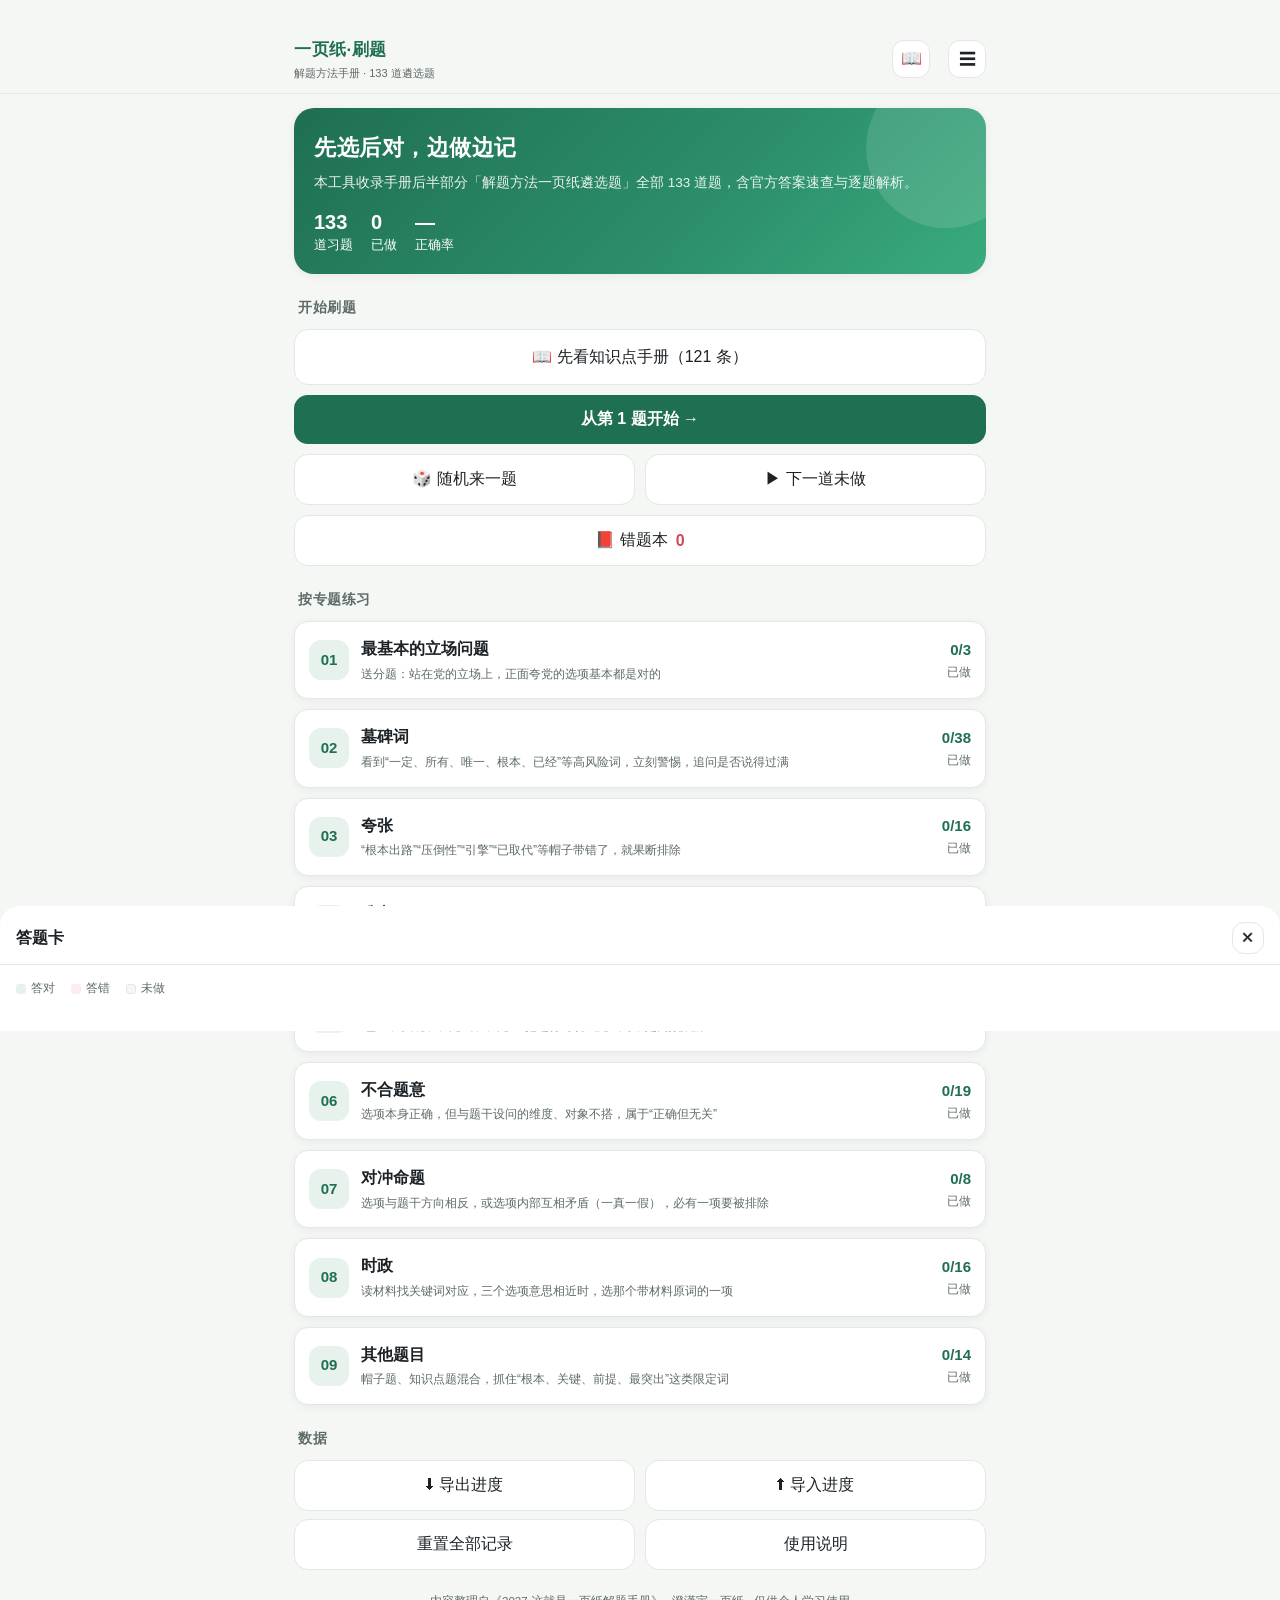
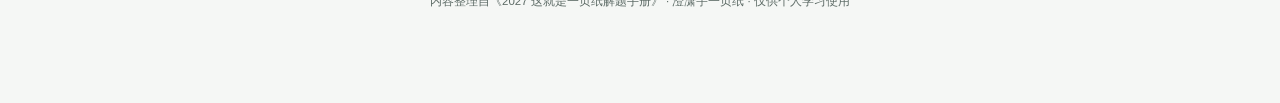
<file: index.html>
<!DOCTYPE html>
<html lang="zh-CN">
<head>
<meta charset="utf-8">
<meta name="viewport" content="width=device-width,initial-scale=1,viewport-fit=cover,maximum-scale=1">
<meta name="theme-color" content="#1f6f52">
<meta name="apple-mobile-web-app-capable" content="yes">
<meta name="apple-mobile-web-app-status-bar-style" content="default">
<meta name="format-detection" content="telephone=no">
<title>一页纸刷题 · 考研政治遴选题 133 道</title>
﻿<style>
:root{
  --bg:#f5f7f5; --card:#ffffff; --text:#1c2226; --sub:#5d6b66; --line:#e3e8e5;
  --brand:#1f6f52; --brand-soft:#e7f2ed; --brand-deep:#15503b;
  --wrong:#d1495b; --wrong-soft:#fdecee; --warn:#b7791f; --warn-soft:#fdf5e3;
  --shadow:0 2px 10px rgba(20,40,30,.06);
  --radius:14px;
}
@media (prefers-color-scheme: dark){
  :root{
    --bg:#12171a; --card:#1b2227; --text:#e7ece9; --sub:#9aa9a3; --line:#2b353a;
    --brand:#57c39a; --brand-soft:#173128; --brand-deep:#8ef0c6;
    --wrong:#ff7a8a; --wrong-soft:#341e22; --warn:#e3b341; --warn-soft:#332a15;
    --shadow:0 2px 10px rgba(0,0,0,.35);
  }
}
*{box-sizing:border-box;-webkit-tap-highlight-color:transparent}
html,body{margin:0;padding:0}
body{
  font-family:-apple-system,BlinkMacSystemFont,"PingFang SC","Hiragino Sans GB","Microsoft YaHei","Noto Sans CJK SC",sans-serif;
  background:var(--bg); color:var(--text); line-height:1.65; font-size:16px;
  padding-bottom:calc(84px + env(safe-area-inset-bottom));
  -webkit-text-size-adjust:100%;
}
button{font-family:inherit;font-size:inherit;color:inherit;background:none;border:none;padding:0;cursor:pointer}
.app{max-width:720px;margin:0 auto;padding:0 14px}

/* ---------- top bar ---------- */
.topbar{
  position:sticky;top:0;z-index:20;background:var(--bg);
  border-bottom:1px solid var(--line);
  padding:calc(10px + env(safe-area-inset-top)) 0 10px;
}
.topbar .inner{max-width:720px;margin:0 auto;padding:0 14px;display:flex;align-items:center;gap:10px}
.logo{font-weight:700;font-size:17px;letter-spacing:.5px;color:var(--brand);white-space:nowrap}
.logo small{display:block;font-size:11px;font-weight:400;color:var(--sub);letter-spacing:0}
.spacer{flex:1}
.icon-btn{
  width:38px;height:38px;border-radius:12px;display:flex;align-items:center;justify-content:center;
  background:var(--card);border:1px solid var(--line);font-size:17px;
}
.icon-btn:active{transform:scale(.96)}
.progress-wrap{padding:8px 0 0}
.bar{height:6px;border-radius:3px;background:var(--line);overflow:hidden}
.bar > i{display:block;height:100%;width:0;background:linear-gradient(90deg,var(--brand),#3fb98a);transition:width .3s}
.progress-txt{display:flex;justify-content:space-between;font-size:12px;color:var(--sub);margin-top:5px}

/* ---------- views ---------- */
.view{display:none;padding-top:14px}
.view.active{display:block}

/* ---------- home ---------- */
.hero{
  background:linear-gradient(135deg,var(--brand) 0%,#2c8f6a 60%,#3aab7e 100%);
  color:#fff;border-radius:20px;padding:22px 20px 18px;box-shadow:var(--shadow);
  position:relative;overflow:hidden;
}
.hero:after{content:"";position:absolute;right:-40px;top:-40px;width:160px;height:160px;border-radius:50%;background:rgba(255,255,255,.12)}
.hero h1{margin:0 0 6px;font-size:22px;letter-spacing:.5px}
.hero p{margin:0;font-size:13.5px;opacity:.9}
.hero .stat{display:flex;gap:18px;margin-top:16px;font-size:13px;position:relative;z-index:1}
.hero .stat b{display:block;font-size:20px;line-height:1.2}
.section-title{font-size:14px;color:var(--sub);margin:22px 4px 10px;font-weight:600;letter-spacing:.5px}
.btn{
  display:flex;align-items:center;justify-content:center;gap:8px;
  background:var(--brand);color:#fff;border-radius:14px;padding:14px;font-size:16px;font-weight:600;
  width:100%;
}
.btn:active{opacity:.9}
.btn.secondary{background:var(--card);color:var(--text);border:1px solid var(--line);font-weight:500}
.btn.danger{background:var(--wrong-soft);color:var(--wrong);border:1px solid transparent}
.grid2{display:grid;grid-template-columns:1fr 1fr;gap:10px}

.topic{
  background:var(--card);border:1px solid var(--line);border-radius:var(--radius);
  padding:14px 14px;margin-bottom:10px;display:flex;align-items:center;gap:12px;box-shadow:var(--shadow);
}
.topic:active{transform:scale(.995)}
.topic .no{
  flex:0 0 40px;height:40px;border-radius:12px;background:var(--brand-soft);color:var(--brand);
  display:flex;align-items:center;justify-content:center;font-weight:700;font-size:15px;
}
.topic .info{flex:1;min-width:0}
.topic .info h3{margin:0;font-size:16px}
.topic .info p{margin:2px 0 0;font-size:12px;color:var(--sub);overflow:hidden;text-overflow:ellipsis;white-space:nowrap}
.topic .cnt{font-size:12px;color:var(--sub);text-align:right;white-space:nowrap}
.topic .cnt b{display:block;font-size:15px;color:var(--brand)}

/* ---------- question card ---------- */
.q-head{display:flex;align-items:center;gap:8px;flex-wrap:wrap;margin-bottom:12px}
.tag{font-size:12px;padding:3px 9px;border-radius:999px;background:var(--brand-soft);color:var(--brand);font-weight:600}
.tag.gray{background:var(--line);color:var(--sub);font-weight:500}
.tag.warn{background:var(--warn-soft);color:var(--warn);font-weight:500}
.card{
  background:var(--card);border:1px solid var(--line);border-radius:18px;padding:18px 16px;
  box-shadow:var(--shadow);
}
.stem{font-size:16.5px;line-height:1.75;margin:0 0 16px;text-align:justify}
.opts{display:flex;flex-direction:column;gap:10px}
.opt{
  display:flex;gap:11px;align-items:flex-start;width:100%;text-align:left;
  border:1.5px solid var(--line);border-radius:13px;padding:12px 13px;background:transparent;
  transition:background .15s,border-color .15s;
}
.opt:active{background:var(--brand-soft)}
.opt .key{
  flex:0 0 26px;height:26px;border-radius:50%;border:1.5px solid var(--line);
  display:flex;align-items:center;justify-content:center;font-size:13px;font-weight:700;color:var(--sub);
  margin-top:1px;
}
.opt .txt{flex:1;font-size:15.5px;line-height:1.6}
.opt .mark{flex:0 0 auto;font-size:15px;font-weight:700;margin-left:4px}
.opt.sel{border-color:var(--brand);background:var(--brand-soft)}
.opt.sel .key{background:var(--brand);border-color:var(--brand);color:#fff}
.opt.correct{border-color:var(--brand);background:var(--brand-soft)}
.opt.correct .key{background:var(--brand);border-color:var(--brand);color:#fff}
.opt.correct .mark{color:var(--brand)}
.opt.wrong{border-color:var(--wrong);background:var(--wrong-soft)}
.opt.wrong .key{background:var(--wrong);border-color:var(--wrong);color:#fff}
.opt.wrong .mark{color:var(--wrong)}
.opt.missed{border-color:var(--brand);border-style:dashed}
.opt.missed .mark{color:var(--brand)}
.opt.locked{cursor:default}

/* ---------- result ---------- */
.result{margin-top:14px;border-radius:16px;padding:14px 15px;border:1px solid var(--line);background:var(--card)}
.result.ok{border-color:rgba(31,111,82,.35);background:var(--brand-soft)}
.result.bad{border-color:rgba(209,73,91,.3);background:var(--wrong-soft)}
.result .r-top{display:flex;align-items:center;gap:8px;font-weight:700;font-size:16px}
.result.ok .r-top{color:var(--brand)}
.result.bad .r-top{color:var(--wrong)}
.result .r-ans{font-size:13.5px;color:var(--sub);margin-top:4px}
.result .r-ans b{color:var(--text);letter-spacing:1px}
.exp{margin-top:10px;padding-top:10px;border-top:1px dashed var(--line);font-size:15px;line-height:1.75;color:var(--text);white-space:pre-wrap;word-break:break-word}
.exp .lbl{display:inline-block;font-size:12px;font-weight:700;color:var(--sub);margin-bottom:4px;letter-spacing:1px}

/* ---------- bottom action bar ---------- */
.actionbar{
  position:fixed;left:0;right:0;bottom:0;z-index:30;
  background:color-mix(in srgb,var(--bg) 88%,transparent);backdrop-filter:blur(10px);-webkit-backdrop-filter:blur(10px);
  border-top:1px solid var(--line);
  padding:10px 0 calc(10px + env(safe-area-inset-bottom));
}
.actionbar .inner{max-width:720px;margin:0 auto;padding:0 14px;display:flex;gap:10px;align-items:center}
.actionbar .btn{flex:1}
.nav-btn{
  width:46px;height:48px;border-radius:14px;border:1px solid var(--line);background:var(--card);
  display:flex;align-items:center;justify-content:center;font-size:18px;flex:0 0 auto;
}
.nav-btn:disabled{opacity:.35}
.preview{font-size:13px;color:var(--sub);text-align:center;flex:1;white-space:nowrap}

/* ---------- sheet ---------- */
.mask{position:fixed;inset:0;background:rgba(0,0,0,.45);z-index:40;opacity:0;pointer-events:none;transition:opacity .2s}
.mask.show{opacity:1;pointer-events:auto}
.sheet{
  position:fixed;left:0;right:0;bottom:0;z-index:50;background:var(--card);
  border-radius:20px 20px 0 0;max-height:80vh;display:flex;flex-direction:column;
  transform:translateY(105%);transition:transform .25s ease;
  padding-bottom:env(safe-area-inset-bottom);
}
.sheet.show{transform:translateY(0)}
.sheet .sh-head{display:flex;align-items:center;padding:16px 16px 10px;border-bottom:1px solid var(--line)}
.sheet .sh-head h3{margin:0;font-size:16px;flex:1}
.sheet .sh-body{overflow:auto;padding:14px 16px 20px}
.numgrid{display:grid;grid-template-columns:repeat(5,1fr);gap:10px}
.num{
  height:44px;border-radius:12px;border:1px solid var(--line);display:flex;align-items:center;justify-content:center;
  font-size:14px;font-weight:600;color:var(--sub);background:var(--bg);
}
.num.ok{background:var(--brand-soft);color:var(--brand);border-color:transparent}
.num.bad{background:var(--wrong-soft);color:var(--wrong);border-color:transparent}
.num.cur{outline:2px solid var(--brand);outline-offset:1px}
.legend{display:flex;gap:16px;font-size:12px;color:var(--sub);margin-bottom:12px;flex-wrap:wrap}
.legend i{display:inline-block;width:10px;height:10px;border-radius:3px;margin-right:5px;vertical-align:middle}

/* ---------- list ---------- */
.li{
  background:var(--card);border:1px solid var(--line);border-radius:16px;padding:14px;margin-bottom:12px;box-shadow:var(--shadow);
}
.li .li-head{display:flex;align-items:center;gap:8px;margin-bottom:8px}
.li .li-stem{font-size:15px;line-height:1.65;color:var(--text);margin:0 0 12px;
  display:-webkit-box;-webkit-line-clamp:3;-webkit-box-orient:vertical;overflow:hidden;text-align:justify}
.li .li-opts{display:flex;flex-direction:column;gap:10px}
.li .exp{margin-top:10px}
.empty{text-align:center;color:var(--sub);padding:60px 20px;font-size:14px}
.empty .big{font-size:34px;display:block;margin-bottom:10px}
.toast{
  position:fixed;left:50%;bottom:110px;transform:translate(-50%,10px);background:rgba(30,40,36,.92);color:#fff;
  padding:9px 16px;border-radius:999px;font-size:13.5px;z-index:60;opacity:0;transition:.25s;pointer-events:none;
}
.toast.show{opacity:1;transform:translate(-50%,0)}
</style>
</head>
<body>
﻿<div class="topbar">
  <div class="inner">
    <div class="logo">一页纸·刷题<small>解题方法手册 · 133 道遴选题</small></div>
    <div class="spacer"></div>
    <a class="icon-btn" href="knowledge.html" title="知识点手册" aria-label="知识点手册" style="text-decoration:none;margin-right:8px">📖</a>
    <button class="icon-btn" id="btnSheet" title="答题卡" aria-label="答题卡">☰</button>
  </div>
  <div class="inner progress-wrap" id="progWrap" style="display:none">
    <div style="flex:1">
      <div class="bar"><i id="progBar"></i></div>
      <div class="progress-txt"><span id="progTxt">0 / 133</span><span id="progRate">正确率 —</span></div>
    </div>
  </div>
</div>

<div class="app">

  <!-- ============ 首页 ============ -->
  <section class="view active" id="viewHome">
    <div class="hero">
      <h1>先选后对，边做边记</h1>
      <p>本工具收录手册后半部分「解题方法一页纸遴选题」全部 133 道题，含官方答案速查与逐题解析。</p>
      <div class="stat">
        <div><b id="homeTotal">133</b>道习题</div>
        <div><b id="homeDone">0</b>已做</div>
        <div><b id="homeRate">—</b>正确率</div>
      </div>
    </div>

    <div class="section-title">开始刷题</div>
    <a class="btn secondary" href="knowledge.html" style="display:block;text-align:center;text-decoration:none;margin-bottom:10px">📖 先看知识点手册（121 条）</a>
    <button class="btn" id="btnContinue">继续上次的进度 →</button>
    <div style="height:10px"></div>
    <div class="grid2">
      <button class="btn secondary" id="btnRandom">🎲 随机来一题</button>
      <button class="btn secondary" id="btnUndone">▶ 下一道未做</button>
    </div>
    <div style="height:10px"></div>
    <button class="btn secondary" id="btnWrongBook">📕 错题本 <span id="wrongCnt" style="color:var(--wrong);font-weight:700">0</span></button>

    <div class="section-title">按专题练习</div>
    <div id="topicList"></div>

    <div class="section-title">数据</div>
    <div class="grid2">
      <button class="btn secondary" id="btnExport">⬇ 导出进度</button>
      <button class="btn secondary" id="btnImport">⬆ 导入进度</button>
    </div>
    <div style="height:8px"></div>
    <div class="grid2">
      <button class="btn secondary" id="btnResetStats">重置全部记录</button>
      <button class="btn secondary" id="btnAbout">使用说明</button>
    </div>
    <input type="file" id="fileImport" accept="application/json,.json" style="display:none">
    <p id="syncInfo" style="font-size:11.5px;color:var(--sub);text-align:center;margin:14px 0 0"></p>
    <p style="font-size:11.5px;color:var(--sub);text-align:center;margin:22px 0 8px">
      内容整理自《2027 这就是一页纸解题手册》 · 澄潇宇一页纸 · 仅供个人学习使用
    </p>
  </section>

  <!-- ============ 答题页 ============ -->
  <section class="view" id="viewQuiz">
    <div class="q-head">
      <button class="icon-btn" id="btnBack" style="width:34px;height:34px;font-size:15px">‹</button>
      <span class="tag" id="qNo">习题001</span>
      <span class="tag gray" id="qType">单选</span>
      <span class="tag gray" id="qSrc">2025-7</span>
      <span class="tag warn" id="qTopic"></span>
      <span class="tag gray" id="qTrap" style="display:none"></span>
    </div>
    <div class="card">
      <p class="stem" id="qStem"></p>
      <div class="opts" id="qOpts"></div>
    </div>
    <div id="qResult"></div>
    <div style="height:14px"></div>
  </section>

  <!-- ============ 错题本 ============ -->
  <section class="view" id="viewWrong">
    <div class="q-head">
      <button class="icon-btn" id="btnBack2" style="width:34px;height:34px;font-size:15px">‹</button>
      <span class="tag" id="wrongTitle">错题本</span>
      <button class="tag gray" id="btnClearWrong" style="border:none">清空错题本</button>
    </div>
    <div id="wrongList"></div>
  </section>

</div>

<div class="actionbar" id="actionbar" style="display:none">
  <div class="inner">
    <button class="nav-btn" id="btnPrev" aria-label="上一题">‹</button>
    <button class="btn" id="btnSubmit">提交答案</button>
    <button class="nav-btn" id="btnNext" aria-label="下一题">›</button>
  </div>
</div>

<div class="mask" id="mask"></div>
<div class="sheet" id="sheet">
  <div class="sh-head">
    <h3 id="sheetTitle">答题卡</h3>
    <button class="icon-btn" id="btnCloseSheet" style="width:32px;height:32px;font-size:14px">✕</button>
  </div>
  <div class="sh-body">
    <div class="legend">
      <span><i style="background:var(--brand-soft)"></i>答对</span>
      <span><i style="background:var(--wrong-soft)"></i>答错</span>
      <span><i style="background:var(--bg);border:1px solid var(--line)"></i>未做</span>
    </div>
    <div class="numgrid" id="numGrid"></div>
  </div>
</div>

<div class="toast" id="toast"></div>
<script>
const DATA = {"topics":[{"name":"最基本的立场问题","code":"01","desc":"送分题：站在党的立场上，正面夸党的选项基本都是对的","count":3},{"name":"墓碑词","code":"02","desc":"看到“一定、所有、唯一、根本、已经”等高风险词，立刻警惕，追问是否说得过满","count":38},{"name":"夸张","code":"03","desc":"“根本出路”“压倒性”“引擎”“已取代”等帽子带错了，就果断排除","count":16},{"name":"唯心","code":"04","desc":"凡把认识、心态、意志、兴趣说成“决定”客观事物的，一律唯心，直接排除","count":7},{"name":"时态问题","code":"05","desc":"“已经、实现了、完成了、完全”把进行时说成完成时，是高频陷阱","count":12},{"name":"不合题意","code":"06","desc":"选项本身正确，但与题干设问的维度、对象不搭，属于“正确但无关”","count":19},{"name":"对冲命题","code":"07","desc":"选项与题干方向相反，或选项内部互相矛盾（一真一假），必有一项要被排除","count":8},{"name":"时政","code":"08","desc":"读材料找关键词对应，三个选项意思相近时，选那个带材料原词的一项","count":16},{"name":"其他题目","code":"09","desc":"帽子题、知识点题混合，抓住“根本、关键、前提、最突出”这类限定词","count":14}],"questions":[{"no":1,"type":"单选","src":"2025-7","topic":"最基本的立场问题","stem":"任何文化要立得住、行得远，要有引领力、凝聚力、塑造力、辐射力，就必须有自己的主体性。习近平总书记指出：“中国共产党历来重视文化，新时代我们在道路自信、理论自信、制度自信的基础上增加了文化自信。文化自信就来自我们的文化主体性。”新时代这一主体性最有力的体现是","opts":[["A","创立习近平新时代中国特色社会主义思想"],["B","实现中华优秀传统文化创造性转化、创新性发展"],["C","铸牢中华民族共同体意识"],["D","把握中华文明发展规律"]],"ans":"A","exp":"最基本的立场问题，如果你完全没学过新思想，想想怎么选立场\n最站得住脚吧"},{"no":2,"type":"单选","src":"2026-7","topic":"最基本的立场问题","stem":"中国特色社会主义制度是党和人民长期实践探索形成的，既具有社会主义的性质，又吸收了古今中外制度建设的有益成果。它是一个严密完整的科学制度体系，其中具有统领地位的是","opts":[["A","民族区域自治制度"],["B","党的领导制度"],["C","社会主义基本经济制度"],["D","全过程人民民主制度"]],"ans":"B","exp":"中国特色社会主义制度是一个严密完整的科学制度体系，其中具\n有统领地位的是党的领导制度"},{"no":3,"type":"多选","src":"2024-32","topic":"最基本的立场问题","stem":"2023年4月3日，学习贯彻习近平新时代中国特色社会主义思想主题教育工作会议在北京召开。会议强调，这次主题教育要牢牢把握“学思想、强党性、重实践、建新功”的总要求。要全面学习领会习近平新时代中国特色社会主义思想，全面系统掌握这一思想的基本观点、科学体系，把握好这一思想的世界观、方法论，坚持好、运用好贯穿其中的立场观点方法，不断增进对党的创新理论的","opts":[["A","政治认同"],["B","思想认同"],["C","理论认同"],["D","情感认同"]],"ans":"ABCD","exp":"必然选ABCD，假设你去参加了题干中的学习，你排除的话就是\n不认同，这分就不属于你"},{"no":4,"type":"多选","src":"2020-31","topic":"墓碑词","stem":"法律规定公民有表达权，但权利要依法行使，尤其是自媒体时代，人人都有“麦克风”、处处都是“直播间”，这支“麦克风”并不是可以随心所欲使用的，应以法律的相关规定为界限。对行使法律权利界限的正确理解是","opts":[["A","权利行使的方式具有唯一性"],["B","权利行使要有目的的正当性"],["C","权利行使不能超过法定的限度"],["D","权利行使要遵循程序正当的原则"]],"ans":"BCD","exp":"A选项“唯一”是一个墓碑词，大家看到这种词的时候一定要提高\n警惕。权利行使的方式有很多种，怎么可能具有唯一性？"},{"no":5,"type":"单选","src":"2023-1","topic":"墓碑词","stem":"习近平总书记在为《复兴文库》所写的序言中指出：“修史立典，存史启智，以文化人，这是中华民族延续几千年的一个传统。”“编纂出版《复兴文库》大型历史文献丛书，就是要通过对近代以来重要思想文献的选编，述录先人的开拓，启迪来者的奋斗。”“历史是最好的教科书，一切向前走，都不能忘记走过的路；走得再远、走到再光辉的未来，也不能忘记走过的过去。”这表明","opts":[["A","历史、现实、未来是相通的"],["B","一切历史都是当代史"],["C","历史过程不包含任何偶然的因素"],["D","历史事件往往可以完整重复和再现"]],"ans":"A","exp":"B一切❌\nC不包含任何❌\nD完整❌\n只能选A"},{"no":6,"type":"多选","src":"2020-18","topic":"墓碑词","stem":"2019年10月24日，中共中央政治局就区块链技术发展现状和趋势进行集体学习。习近平在主持学习时指出，我们要“提高运用和管理区块链技术能力，使区块链技术在建设网络强国、发展数字经济、助力经济社会发展等方面发挥更大作用”。有专家认为，基于区块链技术，人们可以构建在没有中介辅助下多个参与方之间的资产交易、价值传递的网络，通过建立执行智能合约，推动契约关系和规则的维护和履行，降低信用建立成本，营造良好市场环境。区块链技术所实现的人与人之间相互联系的延伸和变化，表明人们的现实社会关系","opts":[["A","归根到底受生产关系的制约"],["B","具有多样性和复杂性的特征"],["C","是一种单纯的经济和商业关系"],["D","是由信息技术构造的虚拟关系"]],"ans":"AB","exp":"C单纯排除\nD现实与虚拟矛盾排除\n选AB"},{"no":7,"type":"多选","src":"2019-20","topic":"墓碑词","stem":"资本主义必然为社会主义所代替，并不意味着资本主义将在短期内自行消亡。资本主义向社会主义的过渡必然是一个复杂的、长期的历史过程，其原因在于","opts":[["A","资本主义社会具有一定的自我调节能力"],["B","资本主义的发展具有不平衡性"],["C","任何社会形态的存在都有绝对稳定性"],["D","当代资本主义的发展还显示出生产关系对生产力容纳的空间"]],"ans":"ABD","exp":"C错误，任何社会形态所具有的都是一种相对的稳定性，而不是\n绝对的稳定性","trap":"绝对"},{"no":8,"type":"多选","src":"2024-29","topic":"墓碑词","stem":"1939 年 10月，毛泽东在《<共产党人>发刊词》中，把党的建设称为“伟大工程”。2022 年 10月，习近平总书记在党的二十大报告中指出，必须持之以恒推进全面从严治党，深入推进新时代党的建设新的伟大工程，以党的自我革命引领社会革命。下列关于党的自我革命的正确表述有","opts":[["A","勇于自我革命是中国共产党区别于其他政党的显著标志"],["B","自我革命精神是党永葆青春活力的强大支撑"],["C","所有政党都是在不断自我革命中淬炼而成的"],["D","自我革命是我们党跳出历史周期率的第二个答案"]],"ans":"ABD","exp":"看到“所有”这个墓碑词就要提高警惕了。美国的所有政党也有自\n我革命吗？C排除掉。ABD都是正确的，可以选","trap":"所有"},{"no":9,"type":"多选","src":"2015-17","topic":"墓碑词","stem":"母质、气候、生物、地形、时间是土壤形成的五大关键成土因素。母质是土壤形成的物质基础和初始无机养分的最初来源。气候导致矿物的风化和合成、有机质的形成和积累、土壤中物质的迁移、分解和合成。生物包括植物、动物和微生物等，是促进土壤发生发展最活跃的因素。地形可以使物质在地表进行再分配，使土壤及母质在接受光、热、水等条件方面发生差异。时间是阐明土壤形成发展的历史动态过程，母质、气候、生物和地形等对成土过程的作用随着时间延续而加强。土壤的生成过程说明","opts":[["A","事物总是作为过程而存在"],["B","时间是物质运动的存在形式"],["C","事物的发展总是呈现出线性上升的态势"],["D","事物的产生是多种因素相互作用的结果"]],"ans":"ABD","exp":"C选项，“线性”是墓碑词，这种“直线”、“线性”要特别留意，在\n2026年第1题也考到过这个“直线”的墓碑词","trap":"线性"},{"no":10,"type":"多选","src":"2013-18","topic":"墓碑词","stem":"唯物史观第一次科学地解决了历史创造者的问题，认为人民群众是历史的创造者。人民群众","opts":[["A","从量上说是指社会人口的绝大多数"],["B","从质上说是指一切对社会历史发展起推动作用的人们"],["C","在任何历史时期都不包括剥削阶级"],["D","最稳定的主体部分始终是从事物质资料生产的劳动群众及其知识分子"]],"ans":"ABD","exp":"ABD都对，最难排的是这个C。人民群众是历史的创造者。比如\n抗日战争时期，民族资产阶级也参与了抗日民族统一战线，这时\n候民族资产阶级就是人民群众的一部分，但不妨碍资产阶级本身\n是一个剥削阶级的性质","trap":"任何"},{"no":11,"type":"单选","src":"2021-3","topic":"墓碑词","stem":"智能生物识别等人工智能新技术快速走进老百姓的生活。然而，在新技术快速发展应用的同时，也因法律法规相对滞后而引发人们对信息安全和隐私保护的担忧。有专家呼吁，在发展新技术时，要划定法律禁区，制定行业规范，构建一个新技术健康发展的法律法规体系。从社会意识和社会存在的关系看，法律法规","opts":[["A","与新技术发展具有不平衡性"],["B","总是阻碍新技术的健康发展"],["C","只能落后于新技术发展"],["D","归根到底是新技术发展的内在动力"]],"ans":"A","exp":"B总是❌\nC只能❌\nD法律法规不是技术发展的内在动力\n选A","trap":"总是"},{"no":12,"type":"单选","src":"2021-4","topic":"墓碑词","stem":"马克思指出，资本主义生产在“发展社会劳动的生产力”的同时，也“不自觉地创造着一种更高级的生产形式的物质条件”。这表明","opts":[["A","资本越扩张越不利于创造更多的物质财富"],["B","资本主义生产方式能够无限制地解放和发展社会生产力"],["C","资本越发展越有利于巩固资本主义"],["D","资本主义生产是一种历史的过渡性的生产方式"]],"ans":"D","exp":"B无限制太绝对\nA资本扩张促进生产力发展，有利于创造财富\nC随着资本主义发展，社会主义将取代资本主义\n选D"},{"no":13,"type":"多选","src":"2014-20","topic":"墓碑词","stem":"第二次世界大战结束以来，随着国家垄断资本主义的形成和发展，资产阶级国家对经济进行的干预明显加强，从而使得资本主义社会的经济调节机制发生了显著变化。与这种变化相适应，经济危机形态也发生了很大变化，其主要表现是","opts":[["A","经济危机更多地表现为金融危机的频繁发生"],["B","经济危机通常由国家间的贸易失衡直接引发"],["C","经济危机各阶段的交替过程已不十分明显"],["D","经济危机的破坏作用只局限于发达资本主义国家"]],"ans":"AC","exp":"B选项“直接”、D选项“只”都是墓碑词","trap":"直接"},{"no":14,"type":"单选","src":"2015-13","topic":"墓碑词","stem":"习近平在欧美同学会成立100周年庆祝大会上的讲话中说：“希望广大留学人员继承和发扬留学报国的光荣传统，做爱国主义的坚守者和传播者，秉持先天下之忧而忧，后天下之乐而乐’的人生理想，始终把国家富强、民族振兴、人民幸福作为努力志向，自觉使个人成功的果实结在爱国主义这棵常青树上。”个人成功的果实之所以应该结在爱国主义这棵常青树上，是因为爱国主义是","opts":[["A","个人实现人生价值的力量源泉"],["B","个人实现人生价值的直接条件"],["C","个人成功的根本保障"],["D","个人成功的决定性因素"]],"ans":"A","exp":"直接❌根本❌决定性❌，只能选A","trap":"根本"},{"no":15,"type":"单选","src":"2022-2","topic":"墓碑词","stem":"党的十八大以来，我国从中西部22个省份有劳动能力的建档立卡贫困人口中选聘了110.2万名生态护林员，走出了一条生态补偿脱贫的新路子，实现了生态保护和脱贫增收“双赢”，充分体现了“人不负青山，青山定不负人”的深刻哲理。“人不负青山，青山定不负人”表明","opts":[["A","人与自然是同一的，自然能够自发满足人的要求"],["B","生产力包括自然要素，合理开发自然能促进社会发展"],["C","人是自然的一部分，人的发展只能适应自然的变化"],["D","人能动改造自然，自然能动补偿人的劳动"]],"ans":"B","exp":"A自然自发满足❌\nC只能❌\nD自然能动❌只有人有能动性\n选B"},{"no":16,"type":"多选","src":"2023-26","topic":"墓碑词","stem":"坚持和发展马克思主义，必须同中华优秀传统文化相结合。中华优秀传统文化源远流长、博大精深，是中华文明的智慧结晶，蕴含着天下为公、民为邦本、为政以德、革故鼎新、任人唯贤、天人合一、自强不息、厚德载物、讲信修睦、亲仁善邻等思想观念。这些思想观念","opts":[["A","和马克思主义理论一脉相承"],["B","同科学社会主义价值观主张具有高度契合性"],["C","完整体现了马克思主义的立场、观点和方法"],["D","体现着中国人民的宇宙观、天下观、社会观、道德观"]],"ans":"BD","exp":"一脉相承：有共同祖先\n中国传统文化是中国的，马克思是外国的\n不可能有共同祖先\n郭继承🥸：马克思是一个潜伏在西方的纯正的中国人，马克思遇\n上孔子\n排除A\nC完整体现❌\n选BD","trap":"一脉相承"},{"no":17,"type":"多选","src":"2023-30","topic":"墓碑词","stem":"社会主义道德是崭新类型的道德。与以往社会的道德形态相比，社会主义道德具有显著的先进性特征。社会主义道德的先进性主要体现在","opts":[["A","它是对人类优秀道德资源的批判继承和创新发展"],["B","它克服了以往阶级社会道德的片面性和局限性"],["C","它是调节社会一切行为规范的准则"],["D","它是社会主义经济基础的反映"]],"ans":"ABD","exp":"C一切❌\n道德都能调节一切行为规范了， 那还要法律做什么\n选ABD","trap":"一切"},{"no":18,"type":"多选","src":"2023-31","topic":"墓碑词","stem":"法律义务是指由一定的社会物质生活条件所制约的社会责任，是保证法律所规定的义务人按照权利人要求从事一定行为或不从事一定行为以满足权利人利益的法律手段。以下关于法律义务的表述，正确的有","opts":[["A","法律义务必须依法设定"],["B","法律义务是一成不变的"],["C","法律义务源于现实需要"],["D","法律义务是义务人自主实施的行为"]],"ans":"AC","exp":"B一成不变❌\nD自主❌\n自主的意思是自己来决定自己要做什么东西，法律义务是要严格\n履行的，不是你想履行就履行的\n排除BD选AC"},{"no":19,"type":"多选","src":"2007-17","topic":"墓碑词","stem":"关于龙的形象，自古以来就有“角似鹿、头似驼、眼似兔、项似蛇、腹似蜃、鳞似鱼、爪似鹰、掌似虎、耳似牛”的说法，这表明：","opts":[["A","观念的东西是移入人脑并在人脑中改造过的物质的东西"],["B","一切观念都是现实的模仿"],["C","虚幻的观念也是对事物本质的反映"],["D","任何观念都可以从现实世界中找到其物质“原型”"]],"ans":"AD","exp":"❌B“模仿”是简单照抄。意识是能动创造、改造，不是单纯模仿\n❌C虚幻观念属于歪曲的反映，不能反映本质\n选AD"},{"no":20,"type":"多选","src":"2024-18","topic":"墓碑词","stem":"茶叶，采自天然；茶器，匠心独具；茶艺，彬彬有礼。饮茶品茶，陶冶性情；以茶会友，品味人生。从山间一片叶，到万家杯中茶，茶叶的生长与旅行，讲述着关于文明与生活的故事，沉淀着中华文明独特的价值理念。有人说“离开了茶文化，茶叶就仅仅只是一片叶子”。从“一片叶子”到“茶文化”表明","opts":[["A","观念的东西不外是移入人脑并经过人脑改造过的物质的东西而已"],["B","世界上一切事物所具有的特定意义只是经验外化于对象的意义"],["C","客体潜在的价值转化为现实的价值，依赖于实践基础上的主体创造"],["D","客体的价值及价值大小，取决于客体的属性及满足主体需要的程度"]],"ans":"ACD","exp":"A马克思原话，有“而已”这种字眼，迷惑性高。断句：观念的东\n西不外是（移入人脑并经过人脑改造过的物质）的东西而已，意\n思不是观念是物质。这句话在真题里已经出现过3次了。\nB一切，只是❌\n排除B，选ACD"},{"no":21,"type":"多选","src":"2025-17","topic":"墓碑词","stem":"与病毒的持久斗争和协同进化，是人类演化的重要推动力之一。一方面，病毒在使人类饱受疾病甚至死亡的困扰中，不断地对人类基因组进行利用与改造；另一方面，人类自身的免疫系统在积极对抗病毒入侵时，或有效清除外来微生物，或使得整合到人类基因组中的病毒序列逐渐被宿主细胞的遗传调控系统接管，以实现协同进化。从人类与病毒的关系可以类推出人与自然关系的正确判断有","opts":[["A","人与自然的关系纯粹是自然界的生物演变过程"],["B","人类社会活动的规律由生物进化的规律所决定"],["C","人与自然的和谐共生以自然界的客观规律为基础"],["D","人的活动的选择性与自然界的先在性是动态统一的"]],"ans":"CD","exp":"A纯粹❌\nB社会规律有自身独立性，不由生物进化规律决定，不能把社会\n简单等同于生物演化\n选CD","trap":"纯粹"},{"no":22,"type":"单选","src":"2025-2","topic":"墓碑词","stem":"马克思认为：“对人类生活形式的思索，从而对这些形式的科学分析，总是采取同实际发展相反的道路。这种思索是从事后开始的，就是说，是从发展过程的完成的结果开始的。”这种“从后思索法”所揭示的内涵是，历史的发展总是按照时间顺序从过去到现在以至未来，而对历史的认识则要遵循相反的顺序。下列表述与“从后思索法”相一致的是","opts":[["A","我思故我在"],["B","人体解剖对于猴体解剖是一把钥匙"],["C","逻辑与历史在各个具体环节上具有一致性"],["D","历史发展的一般进程拒斥个别发展阶段的特殊性"]],"ans":"B","exp":"A唯心❌\nC具体❌\nD拒斥❌\n选B","trap":"拒斥"},{"no":23,"type":"多选","src":"2025-21","topic":"墓碑词","stem":"随着工业中现代化、自动化服务和新工艺的广泛采用，新的生产管理方法和生产组织形式的广泛实行，当代资本主义社会的工人越来越多地在生产过程中从事监督者、调节者和操作者的工作，实现了从传统劳动方式向现代劳动方式的转变。当代资本主义社会劳动方式的转变，表明","opts":[["A","资本主义生产资料所有制性质正在发生根本的转变"],["B","资本主义生产关系也要适应生产力发展要求而调整"],["C","资本主义社会的阶级结构和社会阶层出现了新变化"],["D","资产阶级不对生产工具和生产关系进行革命就不能生存"]],"ans":"BCD","exp":"看到“根本”这种墓碑词一定要紧张起来，当代资本主义虽然经历\n了诸多新变化，但这些变化是在资本主义制度框架内的局部调\n整，并未改变资本主义生产资料所有制的性质，资本主义私有制\n及其剥削本质没有发生根本转变","trap":"根本"},{"no":24,"type":"多选","src":"2015-24","topic":"墓碑词","stem":"与十一届全国人民代表大会相比，十二届人代会在代表结构与组成上，呈现“两升一降”的变化：来自一线的工人、农民代表401名，占代表总数的13.42%，提高了5.18个百分点；专业技术人员代表610名，占代表总数的20.42%，提高了1.2个百分点；党政领导干部代表1042名，占代表总数的34.88%，降低了6.93个百分点。提高基层人大代表特别是一线工人、农民、知识分子代表比例，降低党政领导干部代表比例，有利于","opts":[["A","推动人民群众最关心最直接最现实问题的解决"],["B","调动基层群众参政议政的积极性与主动性"],["C","保证人民群众直接参加国家管理"],["D","更为充分地发挥全国人大的民意反映与监督职能"]],"ans":"ABD","exp":"C直接参加国家管理❌\n选ABD"},{"no":25,"type":"多选","src":"2025-18","topic":"墓碑词","stem":"戴上驱动气动手套，稳稳握住水杯，拿起、喝水、放下，截瘫患者自主“脑控”喝水……脑机接口技术在生物医学、智能机器人等领域取得重大进展。脑机接口建立了大脑与计算机或其他外部设备之间的直接通信通道，使个体无需经过传统的肌肉运动或神经系统，直接用大脑活动来控制外部设备或应用。用脑电活动控制动作这些过去只在科幻小说里出现的技术，现在正逐步成为现实。脑机接口技术的发展和应用表明，人类意识","opts":[["A","能够通过智能机器实现对象化现实化"],["B","能够被具有情感、意念、意志的智能机器所代替"],["C","能够还原为数据信息并取代人类社会交往的真情实感"],["D","能够物化为机器的物理运动从而延伸意识器官的功能"]],"ans":"AD","exp":"B、C选项其实都是墓碑词“取代（代替）”，一个墓碑词在同一个\n题用两次，命题老头也是偷懒","trap":"取代"},{"no":26,"type":"多选","src":"2021-17","topic":"墓碑词","stem":"最近，科学家利用宇宙三维地图发现了迄今为止最大的宇宙结构之一—一包含了数十万个星系、长达14亿光年的“南极墙”。类似于“南极墙”的宇宙大尺度结构，是宇宙中一些密度较高的区域。中国科学家表示，由于万有引力，密度较高的区域会产生较强的引力，将周围物质吸引过来，逐渐形成了星系以及更大尺度的结构。现代宇宙学表明，宇宙是由暗物质、暗能量主导的，但暗物质究竟是什么，目前不得而知，在“南极墙”等宇宙大尺度结构中，很可能藏匿着大量的暗物质，这是研究宇宙演化历史的重要探针。“南极墙”的发现表明","opts":[["A","世界的本原是暗物质暗能量"],["B","整个物质世界的时间和空间是有限的"],["C","未知世界与已知世界都是客观存在的"],["D","世界上只有尚未认识之物，没有不可认识之物"]],"ans":"CD","exp":"A ❌：世界本原是物质，暗物质、暗能量只是物质的具体形态，\n不是本原\nB ❌：整个物质世界的时空是无限的；具体事物的时空才是有限\n的\n选CD","trap":"没有"},{"no":27,"type":"多选","src":"2025-31","topic":"墓碑词","stem":"集体主义是社会主义道德的原则，是调节国家利益、社会整体利益和个人利益关系的基本原则。集体主义强调","opts":[["A","个人利益应当无条件服从集体利益"],["B","国家利益高于个人利益"],["C","集体利益是个人所有利益的总和"],["D","重视和保障个人的正当利益"]],"ans":"BD","exp":"A无条件❌\nC总和❌\nBD","trap":"无条件"},{"no":28,"type":"多选","src":"米六2-18","topic":"墓碑词","stem":"我国气象事业自 1945 年在陕西延安创建以来，历经数十年发展：1956 年开始向公众发布天气预报，如今通过科技创新实现准确率持续提升，可开展覆盖城市与村庄的逐小时预报；近年来更探索形成递进式气象服务机制，对气象灾害精准聚焦受影响区域预警，并开展重大天气过程高级别预警“叫应”服务，精准预报与精细服务共同筑牢防灾减灾气象防线。对这一发展过程的理解正确的有（）","opts":[["A","气象部门在尊重气象客观规律基础上充分发挥主观能动性"],["B","实践是认识的来源和发展动力，认识随实践深化并反作用于防灾实践"],["C","气象预警技术的进步是防灾减灾的决定性因素"],["D","对重大天气过程高级别预警说明发挥主观能动性可突破客观规律制约"]],"ans":"AB","exp":"C❌：技术只是帮手、有利条件，不能起“决定”作用\n防灾减灾最终靠人的实践行动（预警之后人员转移、工程防护、\n应急处置等），光有预报技术，人不去落实，灾害损失照样发\n生。\nD❌：主观能动性不能突破客观规律，只能认识、利用规律\n选AB"},{"no":29,"type":"单选","src":"2026-3","topic":"墓碑词","stem":"《孙子兵法》将变化视作军事运行的常态, 认为 “兵无常势, 水无常形”, 要使战争主动权始终掌握在自己手中, 就要根据不同的情况作灵活的应对。由此可知, “兵无常势,水无常形”契合了","opts":[["A","“原则是研究的出发点”的观点"],["B","“理性是衡量一切的唯一尺度”的观点"],["C","“意志自由只是借助于对事物的认识来作出决定”的观点"],["D","“思维的本质在于把意识的因素联合为一个统一体”的观点"]],"ans":"C","exp":"首先B、D选项有墓碑词“唯一”、“联合”，你就得谨慎考虑这两\n项了。其次这两项说法也不对。A选项也是说法不对，并且也不\n符合题意","trap":"唯一"},{"no":30,"type":"多选","src":"2016-21","topic":"墓碑词","stem":"1516年，英国人托马斯·莫尔发表了《乌托邦》一书，标志着空想社会主义的诞生。1848年，马克思、恩格斯发表了《共产党宣言》，标志着科学社会主义的产生，社会主义实现了从空想到科学的历史性飞跃。科学社会主义超越空想社会主义之处在于","opts":[["A","找到了实现理想社会的现实道路"],["B","对未来社会进行了细致的描绘"],["C","揭示了资本主义必然灭亡的经济根源"],["D","对资本主义进行了无情的批判"]],"ans":"AC","exp":"B细致描绘❌\nD空想社会主义也进行了无情批判","trap":"细致描绘"},{"no":31,"type":"单选","src":"2024-4","topic":"墓碑词","stem":"列宁在谈到未来社会时写道，“生产力将以什么样的速度向前发展，将以什么样的速度发展到打破分工、消灭脑力劳动和体力劳动的对立、把劳动变为‘生活的第一需要’，这都是我们所不知道而且也不可能知道的”，“我们只能谈国家消亡的必然性，同时着重指出这个过程是长期的，指出它的长短将取决于共产主义高级阶段的发展速度，而把消灭的日期或消亡的具体形式作为悬案，因为现在还没有可供解决这些问题的材料”。这表明，列宁在展望未来社会时","opts":[["A","揭示了社会历史发展的各项措施、方式、方法"],["B","认为不存在适用于各种社会形态发展的普遍规律"],["C","没有提出未来社会发展的方向、原则和基本特征"],["D","不对历史发展的各种细节作具体描绘"]],"ans":"D","exp":"上一题不是讲了“细致描绘”是错的嘛，那么这题就选“不对细节\n做具体描绘”，而且材料也能读出D选项这个意思"},{"no":32,"type":"单选","src":"2026-4","topic":"墓碑词","stem":"列宁在谈到未来社会时写道：“我们可以绝对有把握地说，剥夺资本家一定会使人类社会的生产力蓬勃发展。但是，生产力将以什么样的速度向前发展，将以什么样的速度发展到打破分工、消灭脑力劳动和体力劳动的对立、把劳动变为‘生活的第一需要’，这都是我们所不知道而且也不可能知道的。”这段话表明，对未来社会可以预见的是","opts":[["A","生产力发展的具体方式"],["B","生产力将有更大的发展"],["C","劳动成为生活的唯一需要"],["D","每个人获得无差别的全面的发展"]],"ans":"B","exp":"A具体❌\nC唯一❌\nD无差别❌\n这些都是墓碑词，要提高警惕","trap":"唯一"},{"no":33,"type":"多选","src":"2012-17","topic":"墓碑词","stem":"“沉舟侧畔千帆过,病树前头万木春。”辩证法认为发展的实质是新事物的产生和旧事物的灭亡。新生事物必然取代旧事物,从根本上说,是因为","opts":[["A","新生事物产生于旧事物之后,是新出现的事物"],["B","新生事物具有新的结构和功能,能适应已经变化了的环境和条件"],["C","新生事物是对旧事物的扬弃,并添加了旧事物所不能容纳的新内容"],["D","在社会历史领域内,新生事物符合广大人民群众的根本利益和要求"]],"ans":"BCD","exp":"新出现的事物不一定是新事物。有些事物本质上是旧事物。如辛\n亥革命是新事物，之后出现的袁世凯复辟、张勋复辟本质上却是\n旧事物","trap":"新出现"},{"no":34,"type":"单选","src":"2026-1","topic":"墓碑词","stem":"“十五五”时期在基本实现社会主义现代化进程中具有承前启后的重要地位。习近平总书记在《关于〈中共中央关于制定国民经济和社会发展第十五个五年规划的建议〉的说明》中指出：“实现社会主义现代化是一个阶梯式递进、不断发展进步的历史过程，需要不懈努力、持续奋斗。”“阶梯式递进、不断发展进步”的过程是一个 ① 前进性与曲折性相统一的过程 ② 规律性与能动性相统一的过程③ 连续性与非连续性相统一的过程 ④ 直线性与循环性相统一的过程","opts":[["A","①②③"],["B","①②④"],["C","①③④"],["D","②③④"]],"ans":"A","exp":"刚刚也做过类似的题了，看到“直线”、“线性”就要提高警惕，\n“直线性与循环性相统一”这一表述本身在哲学上就是错误的","trap":"线性"},{"no":35,"type":"多选","src":"2026-23","topic":"墓碑词","stem":"有效市场和有为政府相结合是中国特色社会主义市场经济的鲜明特征，也是我国在长期发展实践中积累的宝贵经验。有为政府，是指政府在科学的宏观调控和有效的政府治理方面能够","opts":[["A","弥补市场不足"],["B","直接干预各领域经济活动"],["C","引导市场更好地发挥作用"],["D","规范市场竞争秩序"]],"ans":"ACD","exp":"B选项：直接❌"},{"no":36,"type":"多选","src":"2026-31","topic":"墓碑词","stem":"马克思指出：“没有无义务的权利，也没有无权利的义务。”正确理解法律权利与法律义务的关系，是培养法治思维的前提条件。法律权利与法律义务的关系体现在","opts":[["A","法律义务离开法律权利仍有履行的价值"],["B","所有法律权利和法律义务都具有复合性的关系"],["C","法律权利的实现必须以相应法律义务的履行为条件"],["D","法律权利的存在和发展都必须以法律义务的存在和发展为条件"]],"ans":"CD","exp":"A仍有❌\nB所有❌","trap":"所有"},{"no":37,"type":"单选","src":"2026-2","topic":"墓碑词","stem":"一般认为，在重力的作用下，当树叶飘离枝头坠落地面时，密度大的叶片正面更容易朝下着地。科学研究表明，叶片的下落过程并非简单的直线下落，因为叶片形状并非完全对称，加之空气阻力、涡流和风等因素影响，叶片以翻滚和旋转的复杂运动形态下落。内部结构差异与外在形态变化在一定程度上影响着叶片的飘落状态，旋转变能和空气阻力也是影响叶片在下降过程中朝向的因素。叶片下落的过程表明，事物运动的规律","opts":[["A","取决于外在因素作用的大小"],["B","是纯粹偶然因素作用的结果"],["C","取决于物质形态变化的概率"],["D","是各种因素相互作用的结果"]],"ans":"D","exp":"A、C的“取决”，B“纯粹”都是墓碑词，要留意"},{"no":38,"type":"多选","src":"2026-21","topic":"墓碑词","stem":"探索文明源流不能忽视河流。黄河、长江、尼罗河、幼发拉底河、底格里斯河、恒河，都是文明的重要源头。河流对人类文明的作用不仅表现在物质方面，也显示于精神方面。所谓“同饮一江水”，说的就是长期生活在同一河畔、同一流域的人类群体，形成诸多共同的文化要素，进而产生共同的文化心态。河流对人类文明的作用表明","opts":[["A","文明之间的沟通交流主要是通过河流完成的"],["B","每一种文明都生长于特定的自然环境和民族传统"],["C","自然地理环境的优劣能加速或者延缓社会文明进步"],["D","地理环境在文明形态的形成发展中起着决定性的作用"]],"ans":"BC","exp":"A选项“主要”错误，思考一下世界上几大文明的交流是靠河流\n吗？比如丝绸之路。D选项“自然地理环境决定论”错误，这个是\n真题多次考察的，要留意","trap":"决定"},{"no":39,"type":"多选","src":"2026-30","topic":"墓碑词","stem":"作为一定的社会实践的产物，理想是处在特定历史条件下的人们对社会实践活动理性认识的结晶。这表明","opts":[["A","理想需要通过实践实现"],["B","实践是检验理想科学与否的标准"],["C","理想是社会实践活动的必备条件"],["D","实践能深化对理想的认识"]],"ans":"ABD","exp":"C必备❌，而且题干也说了是特定历史条件下，特定≠必备","trap":"必备"},{"no":40,"type":"多选","src":"米六1-30","topic":"墓碑词","stem":"近期，一些网络“小作文”主打“控诉”“爆料”，在社交平台扩散极快，干扰正常的公共讨论秩序。这类内容本质上是现实利益矛盾与个体情绪在互联网空间的投射，叙事曲折、主观色彩鲜明，事实细节往往难以求证。它不仅真假难辨、滋生戾气、侵蚀社会信任，更自带“舆论审判”基因：信息一经发布，被指控者名誉即遭重创，维权救济之路却艰难漫长，法治精神与公共理性遭到消解。遏制这一乱象，绝不能仅靠道德呼吁，必须将法治思维和法治方式贯穿于管网治网全过程，使虚构事实、恶意引流、操纵舆论者依法受到处置；同时强化穿透式监管、压实平台责任，自媒体和网络大V自觉校准讨论基调；个人也应提升媒介素养，审慎交叉验证信息，善用法律武器维护自身合法权益。整治网络“小作文”乱象，必须（）","opts":[["A","坚持法律至上，以法治作为治理网络空间的基本方式"],["B","以行业自律和道德约束为主线，把法律惩戒作为兜底性的补充手段"],["C","养成网络自律精神，理性参与网络交往，防止以舆论裁判取代法律评价"],["D","把依法维护自身权益与依法追究侵权者责任统一起来"]],"ans":"ACD","exp":"B错在“自律道德为主、法律兜底补充”；材料明确不能只靠道德\n呼吁，法治是主要手段，顺序颠倒，排除B选ACD"},{"no":41,"type":"多选","src":"2025-27","topic":"墓碑词","stem":"1921年7月23日，中国共产党第一次全国代表大会在上海召开，宣告中国共产党正式成立。中国共产党成立的历史特点有","opts":[["A","从一开始就是一个以马克思列宁主义理论为基础的党"],["B","是在半封建半殖民地中国的农民运动基础上产生的政党"],["C","从一开始就是一个重视与其他党派或政治力量合作的党"],["D","是区别于第二国际旧式社会改良党的新型工人阶级革命政党"]],"ans":"AD","exp":"A、D项：中国共产党一开始就是一个以马克思列宁主义理论为\n基础的党，是一个区别于第二国际旧式社会改良党的新型工人阶\n级革命政党。\nB项：中国共产党是在中国工人运动的基础上产生的。\nC项：中国共产党刚成立时宣布不与其他政党或政治力量合作。\n二大才提出统一战线思想","trap":"一开始就"},{"no":42,"type":"多选","src":"2010-18","topic":"夸张","stem":"历史经验表明，经济危机往往孕育着新的科技革命。1857年的世界经济危机引发了电气革命，推动人类社会从蒸汽时代进入电气时代。1929年的世界经济危机引发了电子革命，推动人类社会从电气时代进入电子时代。由此证明：","opts":[["A","科技革命是摆脱社会危机的根本出路"],["B","科学技术是社会形态更替的根本标志"],["C","社会实践的需要是科技发展的强大动力"],["D","科技创新能够推动社会经济跨越式发展"]],"ans":"CD","exp":"A项根本出路应该是解决社会基本矛盾\nB项根本标志是社会制度的改变\n帽子都带错了\n排除AB选CD","trap":"根本"},{"no":43,"type":"多选","src":"2021-33","topic":"夸张","stem":"2020年11月15日，东盟十国与中、日、韩、澳和新西兰正式签署《区域全面经济伙伴关系协定》（RCEP），全球最大自贸区诞生具有重大意义。主要表现在","opts":[["A","开启了区域经济一体化新篇章"],["B","全球贸易投资自由化、便利化取得压倒性优势"],["C","为区域乃至全球经济复苏注入新动能"],["D","将更好发挥中国作为亚太地区价值链中心节点作用"]],"ans":"ACD","exp":"国际环境复杂，充满挑战\n压倒性程度过于夸张\n仅在讨论社会主义制度和资本主义制度中可以用压倒性优势这种\n词","trap":"压倒性"},{"no":44,"type":"多选","src":"2022-22","topic":"夸张","stem":"发展数字经济是把握新一轮科技革命和产业变革新机遇的战略选择。据2021年8月2日中国信息通信研究院发布的《全球数字经济白皮书》统计显示，2020年我国数字经济规模近5.4万亿美元，居世界第二位；同比增长9.6%，增速位于全球第一。我国数字经济健康发展有利于","opts":[["A","推动建设现代化经济体系"],["B","推动构建新发展格局"],["C","推动化解发展中的根本制约因素"],["D","推动构筑国家竞争新优势"]],"ans":"ABD","exp":"第一步盯住目标，盯住C限定词：根本\n应该是宏观的东西（大切口）解决根本性问题\n数字经济是个小切口，他可以化解发展制约因素，但是加上根本\n就不可以了，夸大了作用\n排除C，选ABD","trap":"根本"},{"no":45,"type":"多选","src":"2023-24","topic":"夸张","stem":"开放是人类文明进步的重要动力，是世界繁荣发展的必由之路。中国于2018—2022年连续5年举办了五届世界上首个以进口为主题的国家级国际进口博览会。中国国际进口博览会的成功举办充分证明，它已成为","opts":[["A","世界经济增长的引擎"],["B","我国构建新发展格局的窗口"],["C","我国推动高水平开放的平台"],["D","全球共享的国际公共产品"]],"ans":"BCD","exp":"A“引擎”本义：发动机\n引申义：推动事物前进和发展的核心力量，可以理解为重要到不\n可或缺\n一个小小的博览会就能成为世界经济增长的不可或缺的核心动\n力，明显是夸大作用了\n换个说法\n你是我的引擎意思就是我离了你就不行了\n比如汽车离了引擎就不能开\n世界经济增长离了进博会就不能动了吗\n就好比说你膨胀了，说自己是地球的引擎，地球离了你就不能转\n了吗\n显然是可以的，所以进博会没那么重要\n中国是全球经济增长的最大引擎\n排除A，选BCD","trap":"引擎"},{"no":46,"type":"多选","src":"2022-18","topic":"夸张","stem":"人类历史上的每一次科技革命都与材料的发展息息相关，而新材料的研制却是颇为不易的。人工智能可以借助数据共享，对先进材料的物理化学性质进行预测、筛选，从而加快新材料的合成和生产。作为人工智能的一个分支，机器学习算法在辅助新材料设计时尤为“得力”，其工作过程主要包括“描述符”生成、模型构建和验证、材料预测、实验验证等步骤。人工智能辅助新材料研发的过程表明","opts":[["A","科学研究能够任意改变物质的性质和结构"],["B","人工智能能够取代人类对物质世界的认识"],["C","人类对于物质的认识是一个不断深化的过程"],["D","具体的物质结构和性质的变化并不改变世界的物质性"]],"ans":"CD","exp":"A任意改变❌夸大了科学研究的作用\nB取代❌人类对世界的认识很复杂，人工智能取代不了\n排除AB选CD","trap":"任意"},{"no":47,"type":"多选","src":"2024-26","topic":"夸张","stem":"加快发展数字经济是我国建设现代化产业体系的重要内容。根据《中国互联网发展报告2023》，截至2022年底，中国数据产量和算力总规模均居世界第二。十年间，中国数字经济规模从11万亿元增长到50.2万亿元，占国内生产总值比重达到41.5%。数字经济的快速发展充分表明","opts":[["A","数据已成为新的生产要素"],["B","数字经济正在成为新一轮国际竞争的重点领域"],["C","数字经济已取代实体经济"],["D","数字经济是稳增长促转型的重要引擎"]],"ans":"ABD","exp":"已取代过于绝对\n排除C选ABD","trap":"已取代"},{"no":48,"type":"多选","src":"2024-33","topic":"夸张","stem":"在中方支持下，2023年3月6日至10日，沙特阿拉伯与伊朗在北京举行对话。3月10日，中沙伊三方签署并发表联合声明，宣布沙伊双方同意恢复外交关系。这是党的二十大后中国外交的“大手笔”。中方推动沙伊握手言和的重要意义表现在","opts":[["A","创造了调解冲突的新范式，为其他地区热点问题的解决提供了新思路"],["B","使沙伊矛盾得以最终解决"],["C","助力中东地区实现和平、稳定与安全"],["D","为国际社会注入和平合作的正能量"]],"ans":"ACD","exp":"B最终解决❌\n比如我现在跟某人下雨天开个会，只准进不准出，我们的矛盾就\n可以最终解决吗?那么那么简单\n排除B选ACD","trap":"最终解决"},{"no":49,"type":"多选","src":"2020-29","topic":"夸张","stem":"1950年6月，朝鲜战争爆发。美国宣布武装援助南朝鲜，同时命令其海军第七舰队开入台湾海峡，“阻止对台湾的任何进攻”，公然干涉中国内政。中国政府在美国把战火烧到鸭绿江边的时候，毅然作出抗美援朝的决策。中朝两国人民及其军队经过艰苦作战以及谈判斗争，终于在1953年7月迫使美国代表在停战协定上签字。克拉克后来在回忆录中沮丧地写道：“我是美国历史上第一个在没有取得胜利的停战协定上签字的司令官。”抗美援朝战争的胜利","opts":[["A","打退了美国侵略扩张的势头，结束了美国在东方的霸权"],["B","提高了新中国的国际威望，为新中国赢得了相对稳定的和平环境"],["C","保卫了中国的国家安全，为维护亚洲和世界和平作出了贡献"],["D","打破了美国军队不可战胜的神话，增强了中国人民的民族自信心和自豪感"]],"ans":"BCD","exp":"美国在🇰🇷🇯🇵驻军，霸权并未结束\n排除A，BCD无明显错误，选BCD","trap":"结束了"},{"no":50,"type":"多选","src":"2023-17","topic":"夸张","stem":"马克思、恩格斯在领导无产阶级斗争的实践中，始终强调领袖权威的必要性和重要性。马克思说过，“一个单独的提琴手是自己指挥自己，一个乐队就需要一个乐队指挥”。恩格斯也指出，“没有权威，就不可能有任何的一致行动”，并以大海航行的例子说明权威的重要性。在总结巴黎公社失败的经验教训时，马克思深刻指出，革命胜利后组织新政权、维护新政权、建设新政权都需要权威。恩格斯则明确指出，“巴黎公社遭到灭亡，就是由于缺乏集中和权威”。这表明，无产阶级领袖在历史上能够","opts":[["A","引领社会发展的方向"],["B","影响历史事件的进程"],["C","凝聚人民群众的力量"],["D","创造人类社会的历史"]],"ans":"ABC","exp":"D唯物史观人民群众创造历史，领袖创造历史错误\n排除D选ABC"},{"no":51,"type":"多选","src":"2023-22","topic":"夸张","stem":"中国共产党的历史，是一部马克思主义中国化时代化的历史，是一部不断推进理论创新、进行理论创造的历史。在这一历程中，毛泽东是马克思主义中国化时代化的伟大开拓者和毛泽东思想的主要创立者，其主要贡献有","opts":[["A","第一个明确提出了“马克思主义中国化”的科学命题和重大任务"],["B","深刻论证了马克思主义中国化的必要性和极端重要性"],["C","系统阐述了马克思主义中国化的科学内涵"],["D","全面清除了马克思主义中国化认识上的各种障碍"]],"ans":"ABC","exp":"D选项“全面”过于绝对❌，肯定有一些认识障碍在当时没有清除\n（比如对社会主义本质的认识）","trap":"全面清除"},{"no":52,"type":"单选","src":"2024-2","topic":"夸张","stem":"一个地方的气候主要取决于纬度、海陆位置、地形，以及大气环流和洋流等因素。纬度、海陆位置、地形等因素在一定时期内基本保持不变，大气环流与洋流二者相互作用就形成相对稳定的气候状态，但当其中一个因素突然“掉链子”，就会发生厄尔尼诺之类的异常现象。厄尔尼诺现象不仅推高全球变暖幅度，更可能导致频次更多、范围更广、强度更大的极端天气，进而影响全球气候。厄尔尼诺现象对全球气候的影响表明，偶然因素是","opts":[["A","决定事物发展趋势的根本性因素"],["B","事物发展中可有可无的影响因素"],["C","事物发展中不可忽视的影响因素"],["D","事物发展过程中确定不移的因素"]],"ans":"C","exp":"A根本❌\nB可有可无❌\nD确定不移❌"},{"no":53,"type":"多选","src":"2020-19","topic":"夸张","stem":"一方水土孕育一方文化。很早以前，人们就在平原、高原、山地、河谷、海域等广阔的地理空间发展出农耕、渔猎、游牧等不同经济形态，进而形成具有明显地域差别的文化。高铁、互联网等虽然极大消除了不同地域空间之间的界限，加速地域文化的同质性转化，但地域文化并没有消失，还在持续对当代社会发展产生重要影响。“一方水土孕育一方文化”表明","opts":[["A","社会经济状况决定文化发展形态"],["B","自然地理空间影响文化的外在特征"],["C","文化是人类社会发展的决定力量"],["D","不同形态文化的发展具有相对独立性"]],"ans":"ABD","exp":"AB地理➡经济➡文化\nD地域文化并没有消失\nC文章中没有提到，排除\n选ABD"},{"no":54,"type":"多选","src":"2025-26","topic":"夸张","stem":"推动高质量发展，文化是重要支点。近年来，我国文化产业蓬勃发展，文化消费活力进一步增强，文化在经济活动中的作用越来越突出。文化之所以能够成为推动高质量发展的重要支点，是因为","opts":[["A","文化能为经济社会发展提供价值指引和精神力量"],["B","文化建设是解决新时代我国社会主要矛盾的根本途径"],["C","文化融入经济活动有助于激活发展动能、提升发展品质"],["D","文化繁荣有助于促进社会创新创造的活力动力"]],"ans":"ACD","exp":"B选项“根本”又来了，看到“文化”这个字眼，想想能不能对应\n“根本”、“决定”？2020-19的C选项也有类似的错误干扰项：文\n化是人类社会发展的决定力量","trap":"根本"},{"no":55,"type":"多选","src":"2025-23","topic":"夸张","stem":"民营经济是我国非公有制经济的主要经济组织形式，是推动我国全面建设社会主义现代化强国的重要力量。截至2024年9月底，我国实有民营经济主体量已达1.8亿户，占经营主体总量的96.37%，10余年间增长超4倍。民营经济的迅速发展充分说明","opts":[["A","非公有制经济发展的政策制度环境不断优化"],["B","促进非公有制经济发展壮大的体制机制不断完善"],["C","非公有制经济在国民经济中的主导作用不断强化"],["D","非公有制经济发展活力不断提升"]],"ans":"ABD","exp":"C 主导 ❌，看到“主导”这个墓碑词一定要留意，想想能对应“主\n导”的是？","trap":"主导"},{"no":56,"type":"多选","src":"2018-21","topic":"夸张","stem":"列宁指出：“一切民族都将走向社会主义，这是不可避免的，但是一切民族的走法却不会完全一样，在民主的这种或那种形式上，在无产阶级专政的这种或那种形态上，在社会生活各方面的社会主义改造的速度上，每个民族都会有自己的特点。”这一论述从历史唯物主义的高度揭示了各民族发展道路的多样性的内涵。下列关于社会主义发展道路多样性特点的正确观点有","opts":[["A","各国生产力发展状况和社会发展阶段决定了社会主义发展道路具有不同的特点"],["B","历史文化传统的差异性是造成不同国家社会主义发展道路多样性的重要条件"],["C","各国民族因素和地理环境的不同是造成社会主义发展道路多样性的决定因素"],["D","时代和实践的不断发展是造成社会主义发展道路多样性的现实原因"]],"ans":"ABD","exp":"C选项又是“自然地理环境决定论”，这个作为错误干扰项考察了\n很多次，一定要留意","trap":"决定"},{"no":57,"type":"多选","src":"2016-26","topic":"夸张","stem":"2015年召开的中央统战工作会议强调，我们党所处的历史方位、所面临的内外形势、所肩负的使命任务发生了重大变化。越是变化大，越是要把统一战线发展好、把统战工作开展好。统一战线作为党的一项长期方针，决不能动摇。中国共产党之所以高度重视统战工作，因为统一战线是","opts":[["A","夺取革命、建设和改革事业胜利的重要法宝"],["B","实现中华民族伟大复兴中国梦的重要法宝"],["C","中国共产党的一大政治优势"],["D","人民当家作主的根本保证"]],"ans":"ABC","exp":"D根本❌，统一战线能是根本保证吗？根本这个词，一定是对应\n最重要的事情，比如这里党的领导才是根本保证","trap":"根本"},{"no":58,"type":"多选","src":"2022-20","topic":"唯心","stem":"如今，“逆袭”“超燃”“躺平”“凡尔赛”“YYDS”等网络热词令人目不暇接，了解这些网络语的意思用法，几乎成了网上冲浪的必修课。嵌入日常生活交流的网络热词，为语言的发展带来新语料，也能够让人们一窥当下的社会生活和社会心态。网络热词流行的现象表明","opts":[["A","社会心态是社会生产和生活的反映"],["B","社会意识随着社会存在的发展而变化"],["C","社会意识是主体对社会生活的自发反映"],["D","社会心态的差异性决定社会生活的多样性"]],"ans":"AB","exp":"C自发反映❌能动反应✅\nD心态决定XX，意识决定物质，这绝对是错的，唯心了\n排除CD选AB","trap":"自发"},{"no":59,"type":"多选","src":"2020-17","topic":"唯心","stem":"北京时间2019年4月10日21时，“事件视界望远镜”项目在全世界多地同时召开发布会，公布了人类首次拍到的黑洞照片。这是继2015年人类通过引力波探测“听到”两个“黑洞”合体之后，证明黑洞存在的直接“视界”证据。有科学家认为，这张看起来有点模糊的照片意义非凡，它再次验证了爱因斯坦广义相对论的预言是对的，并将进一步帮助科学家解答星系演化等一系列宇宙本质问题。人类首次“看到”黑洞正面照表明","opts":[["A","物质世界的客观存在与人的实践和认识水平有关"],["B","世界是物质的统一体"],["C","空间的性质依赖于物质的分布及其运动状态"],["D","空间的观念随着人的认识发展而拓展"]],"ans":"BCD","exp":"A物质世界具有不以人的意志为转移的客观实在性\nC依赖于物质改为依赖于观念就❌\nD空间的观念改成空间（这种物质）就❌\n排除A选BCD","trap":"有关"},{"no":60,"type":"单选","src":"2024-3","topic":"唯心","stem":"除了几十颗卫星编织的“天上一张网”，还有地基增强系统构成的“地上一张网”，北斗卫星导航系统开启了高精度定位技术进步的“加速度”。有了“天上一张网”，为什么还要再建“地上一张网”？传统的卫星导航系统能提供的精度仅为5～10米，而北斗卫星导航系统可以实现提供实时米级、分米级、厘米级的更高精度的定位服务。从农林牧渔到吃穿住行，随着北斗卫星导航芯片或模块越来越多嵌入生产生活，每一个人都愈发清晰地感知到北斗的力量。北斗卫星导航系统在发展中应用、在应用中发展表明，技术进步的根本动力是","opts":[["A","科学研究的规范"],["B","实践主体的意志"],["C","认识主体的兴趣"],["D","社会实践的需要"]],"ans":"D","exp":"题目问根本，根本就是最重要的那个东西\n如果说BC是根本动力均是唯心\nA规定规范也不会是根本\nD有需求就会推动技术进步\n选D"},{"no":61,"type":"多选","src":"2022-19","topic":"唯心","stem":"时间是万事万物存在的刻度。1秒钟，电影放映24帧画面，猎豹在草原上飞奔28米，蜂鸟振动翅膀55次；1分钟，登山队员攀登珠峰顶峰58.3厘米，“复兴号”前进5833米。时间创造无限可能。有人努力奔跑，用全力以赴的冲刺突破极限；有人砥砺前行，以日复一日的坚守辛勤耕耘。原本匀速流动的时间，正是在生生不息的奋斗中，在昂扬奋发的进取中，确定意义、体现价值，进而定义生命的精彩、定格历史的脉动。人们在奋斗中“定义”时间，说明时间是","opts":[["A","测量事物运动的客观尺度"],["B","物质运动的存在形式"],["C","事物运动的主观联想"],["D","与物质运动不可分割的"]],"ans":"ABD","exp":"C主观联想唯心，时间是客观的\n排除C，选ABD"},{"no":62,"type":"多选","src":"2024-17","topic":"唯心","stem":"随着新一代人工智能技术的发展，基于大模型的生成式人工智能（AIGC）在快速回答提问、创作代码、翻唱经典歌曲等方面取得了新的突破。但是，随着技术迭代，人工智能高效地应用于各行各业时，其带来的风险也不容忽视，比如人工智能生成近似原画的内容、构图，可能侵犯原创作者的知识产权；人工智能技术被恶意使用，可能用来从事制造虚假信息、诈骗等违法活动。守住法律和伦理底线，推动人工智能朝着科技向善的方向发展，关键还在于人们更智慧地使用人工智能工具。“更智慧地使用人工智能工具”意味着","opts":[["A","技术进步要以维护人民的根本利益为最高标准"],["B","人类活动能够实现合目的性与合规律性的统一"],["C","科技发展是由主观意志决定的客观物质活动"],["D","成功的实践是真理尺度与价值尺度的统一"]],"ans":"ABD","exp":"C主观决定客观，唯心\n排除C，选ABD","trap":"决定"},{"no":63,"type":"多选","src":"2025-19","topic":"唯心","stem":"竹的浑身都是宝。苏东坡曾经感叹：“食者竹笋，庇者竹瓦，载者竹筏，爨者竹薪，衣者竹皮，书者竹纸，履者竹鞋，真可谓一日不可无此君也耶？”竹的多样化功能表明，事物的价值","opts":[["A","随着主体、客体及其相互关系的变化而变化"],["B","随着主体的欲望、情感和兴趣的转移而变化"],["C","随着实践发展而由潜在价值转化为现实价值"],["D","随着客体属性的自然显露而转化为社会价值"]],"ans":"AC","exp":"B比如我的一页纸就是有价值的，不会因为黑子讨厌我，一页纸\n就变得一无是处\nD自然❌\n选AC"},{"no":64,"type":"多选","src":"2026-18","topic":"唯心","stem":"中国科学家发现, 马铃薯中约 40% 的基因来自番茄祖先“茄小姐”, 另外 60% 的基因则来自类马铃薯植物 “薯先生”。这种杂交不仅形成了一个新物种, 还催生出一个全新的器官——块茎。根据这一发现, 科学家提出一条新的育种路径: 利用番茄作为遗传底盘, 导入块茎形成关键基因, 培育出能 “地下结土豆、地上长番茄” 的新型作物。科学家能够利用基因技术进行新型作物的培育, 是因为","opts":[["A","对客观事物规律的把握是人们正确活动的基础"],["B","事物之间的联系通常都是人们主观意志赋予的"],["C","改造客观世界的前提是人们必须先改造主观世界"],["D","人类改造世界的能力随着科学实践的发展而发展"]],"ans":"AD","exp":"B❌：联系是客观的，不是人的主观意志赋予\n比如你是我爹，我们是客观存在血缘关系，不是别人主观赋予的\nC❌：改正：改造客观世界的同时改造主观世界，改造客观世界\n的前提是尊重客观规律\n比如：你考研不是先想好完美的复习规划，才开始复习，而是在\n复习的过程中动态调整自己的规划，复习和规划是同时进行的\n排除BC选AD","trap":"通常"},{"no":65,"type":"多选","src":"2018-26","topic":"时态问题","stem":"全面提高对外开放水平，需要实施更为主动的开放战略。近年来，我国坚持引进来和走出去并重，全面开放进一步深化。据统计，2016年中国企业对外直接投资1832亿美元，连续两年位列世界第二；中国境外企业销售额1.5万亿美元，向所在国缴纳税费400亿美元，雇佣外方员工150万人；我国高技术服务业实际使用外资超过955亿元人民币，同比增长86%，在全球引资东道主中排名第三位，高附加值以及服务行业的外国直接投资流人量持续增长。这表明","opts":[["A","我国国际投资合作水平进一步提高"],["B","我国防范经济风险和外部冲击的能力已经形成"],["C","我国吸引外资的结构和质量正在不断优化"],["D","我国对外直接投资已经完全转向高端"]],"ans":"AC","exp":"B已经形成❌\nD已经完全转向❌\n排除BD选AC"},{"no":66,"type":"多选","src":"2020-22","topic":"时态问题","stem":"中国特色社会主义进入新时代，人民群众的新期待内容更广泛，不仅关注“有没有”，更关注“好不好”；不仅包括既有的物质文化需求，更包括在此基础上衍生出来的获得感、幸福感、安全感及尊严、权利等新需求。这一变化表明","opts":[["A","我国已经满足了人民“从有到优”的需求"],["B","我国社会主要矛盾发生了历史性变化"],["C","人民群众对日益增长的物质文化需要出现了阶段性新特征"],["D","我国不平衡不充分的发展已成为制约满足人民需要的主要根源"]],"ans":"BCD","exp":"A已经满足❌\n应改成人民的需求已经达到从有到优\n我国已经基本满足人民有的需求，正在努力满足优的需求，还没\n满足呢，正在进行时\n排除A，选BCD","trap":"已满足"},{"no":67,"type":"单选","src":"2021-2","topic":"时态问题","stem":"习近平强调，“历史是最好的教科书”，“历史的经验值得注意，历史教训更应引以为戒”，“中国革命历史是最好的营养剂”。人们能够从历史中汲取经验教训，是因为","opts":[["A","历史总是在循环往复中不断向前发展"],["B","历史规律和自然规律存在着惊人的相似性"],["C","人类历史发展存在着不以人的意志为转移的规律"],["D","人类已经完全掌握了历史发展的内在规律"]],"ans":"C","exp":"A循环往复❌曲折中前进✅\nB人们从历史中吸取教训，与自然无关，说法正确但与题意无关\nD已经完全掌握❌\n选C","trap":"完全"},{"no":68,"type":"多选","src":"2021-23","topic":"时态问题","stem":"培育壮大发展新动能是促进经济增长、推动结构调整、实现高质量发展的重要支撑。2019年我国新产业、新业态、新商业模式经济增加值超过16万亿元，占GDP比重为16.3%；数字经济增加值规模达35.8万亿元，占GDP比重达36.2%。我国经济发展新动能的持续壮大表明","opts":[["A","创新驱动引领作用进一步增强"],["B","供给侧结构性改革取得了显著成效"],["C","数字经济已成为我国经济高质量发展的新引擎"],["D","现代化经济体系已经形成"]],"ans":"ABC","exp":"D选项“现代化经济体系已经形成”时态错误，排除D","trap":"已经形成"},{"no":69,"type":"单选","src":"2024-16","topic":"时态问题","stem":"2023年9月18日至26日，第78届联合国大会高级别周在联合国总部进行。相比以往，本届联大将更多目光投向了“全球南方”，议程主要着眼于“全球南方”国家提出的需求，讨论气候变化、主权债务减免、如何帮助陷入困境的国家实现联合国在繁荣、健康、发展、教育、性别平等方面的发展目标。中国作为世界上最大的发展中国家，在本届联大期间出席多场会议，表达“全球南方”天然成员的诉求与主张。“全球南方”国家的声音更响亮，是本届联大的亮点。这表明","opts":[["A","全球南北对话的僵局已经破解"],["B","“全球南方”国家在国际组织中的话语权和影响力占据了主导地位"],["C","南方国家改变国际秩序游戏规则的议题成为了国际社会的普遍共识"],["D","国际力量对比正在发生深刻变化，百年变局正在深入发展演进"]],"ans":"D","exp":"北-发达国家\n南-发展中国家\nA“已经”时态错误\nB发达国家主导地位\nC国际社会包括美国，朝鲜改变国际秩序已成为美国普遍共识\nD老中肯\n选D","trap":"已经"},{"no":70,"type":"多选","src":"2019-29","topic":"时态问题","stem":"我国经济体制的改革首先在农村取得突破性进展。党的十一届三中全会曾指出：“我国农业近二十年来的发展速度不快，它同人民的需要和四个现代化的需要之间存在着极其尖锐的矛盾。”当时我国农业和农村经济发展面临的主要问题有","opts":[["A","农民的温饱问题尚未完全解决"],["B","农村的土地改革尚未完成"],["C","人民公社体制亟待改革"],["D","乡镇企业管理体制亟待改革"]],"ans":"AC","exp":"B十一届三中全会是1978年，准备开始进行改革开放。农村土地\n改革1952年底就完成了。\nD十一届三中全会没有涉及乡镇企业管理体制问题\n排除BD，选AC"},{"no":71,"type":"多选","src":"2021-27","topic":"时态问题","stem":"1840年，英国发动了鸦片战争，中国历史的发展从此发生重大转折。鸦片战争成为中国近代史的起点，这是因为，随着西方列强的入侵","opts":[["A","中国人民逐渐开始了反帝反封建的资产阶级民主革命"],["B","中国开始落后于西方资本主义国家"],["C","中国的封建社会逐步变成了半殖民地半封建社会"],["D","无产阶级与资产阶级的矛盾上升为占支配地位的主要矛盾"]],"ans":"AC","exp":"B清政府闭关锁国后中国就开始落后时代了，早就开始落后了，\n而不是西方列强入侵\nD新中国成立后，无产阶级与资产阶级的矛盾才上升为占支配地\n位的主要矛盾\n在近代，中国社会的主要矛盾是帝国主义同中华民族的矛盾、封\n建主义同人民大众的矛盾\n排除BD选AC"},{"no":72,"type":"多选","src":"2024-22","topic":"时态问题","stem":"毛泽东在谈到党对民主革命规律的认识时指出，从党的建立到抗日时期，我们经过了两次胜利两次失败。“在抗日时期，我们才制定了合乎情况的党的总路线和一整套具体政策。这时候，中国民主革命这个必然王国才被我们认识，我们才有了自由”。这表明","opts":[["A","党已完全掌握了新民主主义革命的发展规律"],["B","马克思主义必须与中国革命具体实际相结合"],["C","党对民主革命规律的认识必须有一个过程"],["D","新民主主义革命理论是总结正反两方面经验形成的"]],"ans":"BCD","exp":"A已完全掌握❌\n排除A，选BCD","trap":"完全掌握"},{"no":73,"type":"多选","src":"2021-22","topic":"时态问题","stem":"社会主义基本制度确立以后，如何在中国这样一个经济文化比较落后的东方大国建设和巩固社会主义，是党面临的一项崭新课题。为找到一条适合中国国情的社会主义建设道路，党带领人民进行了艰难曲折的初步探索。这一初步探索的意义主要体现在","opts":[["A","实现了马克思主义中国化的第二次飞跃"],["B","丰富了科学社会主义的理论和实践"],["C","巩固和发展了我国的社会主义制度"],["D","为开创中国特色社会主义提供了宝贵经验、理论准备和物质基础"]],"ans":"BCD","exp":"A时态错误，党领导人民进行的这一初步探索，并没有实现马克\n思主义中国化的第二次飞跃","trap":"实现了"},{"no":74,"type":"多选","src":"2013-30","topic":"时态问题","stem":"以毛泽东同志为核心的党的第一代中央领导集体带领全党全国各族人民完成了新民主主义革命，进行了社会主义改造，确立了社会主义基本制度。这一基本制度的确立","opts":[["A","是中国历史上最深刻最伟大的社会变革"],["B","为当代中国一切发展进步奠定了根本政治前提和制度基础"],["C","标志着马克思主义同中国实际“第二次结合”的完成"],["D","使广大劳动人民真正成为国家的主人"]],"ans":"ABD","exp":"时态错误，“第二次结合”毛没有完成","trap":"完成"},{"no":75,"type":"单选","src":"2012-15","topic":"时态问题","stem":"与“天宫一号”两度完成“太空之吻”的“神舟八号”飞船，于2011年11月12日顺利回“家”,天宫一号与神舟八号空间完全对接任务获得圆满成功.这标志着我国：","opts":[["A","载人航天技术已经完全成熟"],["B","实现了由航天大国向航天强国的转变"],["C","实现了载人航天工程“三步走”的战略"],["D","为今后建造载人空间站奠定了坚实的技术基础"]],"ans":"D","exp":"2022年底中国空间站全面建成，官方明确宣布载人航天工程三\n步走战略目标全面实现"},{"no":76,"type":"多选","src":"2024-25","topic":"时态问题","stem":"党的二十大以来，习近平总书记到不同省区市深入考察时，多次强调各地要立足自身实际牢牢把握在国家发展大局中的战略定位。比如，要求浙江“要在以科技创新塑造发展新优势上走在前列”，强调内蒙古发展的重中之重是“做大做强国家重要能源基地”，指出黑龙江“要当好国家粮食安全‘压舱石’”，等等。习近平总书记的重要指示，为中国式现代化的地方实践提供了根本遵循。准确把握各地区在国家发展大局中的战略定位有利于","opts":[["A","发挥各地比较优势，塑造我国发展新优势"],["B","优化区域经济布局，拓展我国发展动力源"],["C","统筹发展和安全，掌握我国发展主动权"],["D","同步实现共同富裕，推动我国发展迈上新台阶"]],"ans":"ABC","exp":"D同步❌，共同富裕不是同步实现的，是分阶段、逐步实现的，\n不是同步富裕、同等富裕或平均富裕","trap":"同步"},{"no":77,"type":"多选","src":"2022-29","topic":"不合题意","stem":"2013年11月，党的十八届三中全会在北京举行。全会审议通过的《中共中央关于全面深化改革若干重大问题的决定》，对全面深化改革作出顶层设计和总体规划。《中共中央关于党的百年奋斗重大成就和历史经验的决议》指出，党的十一届三中全会是划时代的，党的十八届三中全会也是划时代的。党的十八届三中全会之所以也是划时代的，是因为这次全会","opts":[["A","实现改革由局部探索、破冰突围到系统集成、全面深化的转变"],["B","开启了改革开放和社会主义现代化建设新时期"],["C","开创了我国改革开放新局面"],["D","确定建立社会主义市场经济体制"]],"ans":"AC","exp":"这道题是典型的排除法，正面选出正确答案是不太可能的，因为\n十八届三中全会的意义属于 13 年的时政， 这是 22 年考的题，\n所以只能排除法\nB十一届三中全会\nD十四大\n排除BD选AC"},{"no":78,"type":"多选","src":"2020-28","topic":"不合题意","stem":"在北洋军阀反动统治的艰难环境中，以李大钊为代表的早期马克思主义者掀起了一场研究、传播马克思主义的思想运动。这场运动从一开始就","opts":[["A","注意从中国的实际出发，学习、运用马克思主义理论"],["B","重视对马克思主义基本理论的学习"],["C","提出知识分子应当同劳动群众相结合的思想"],["D","明确提出马克思主义与中国实际相结合的命题"]],"ans":"ABC","exp":"六六马中化，与早期运动不符\n排除D\n选ABC","trap":"明确提出"},{"no":79,"type":"多选","src":"2024-28","topic":"不合题意","stem":"社会主义改造基本完成以后，中国共产党面临如何进行社会主义建设的问题。毛泽东明确提出：“现在是社会主义革命和建设时期，我们要进行第二次结合，找出在中国怎样建设社会主义的道路。”1956年，以毛泽东同志为主要代表的中国共产党人提出了一系列关于社会主义建设的重要方针，其中包括","opts":[["A","在经济建设上实行“既反保守又反冒进”的方针"],["B","在对外关系上实行“一边倒”的方针"],["C","在科学文化工作中实行“百花齐放、百家争鸣”的方针"],["D","在党与民主党派的关系上实行“长期共存、互相监督”的方针"]],"ans":"ACD","exp":"一边倒方针是在新中国成立的时候提出的，B直接排除\n选ACD"},{"no":80,"type":"多选","src":"2023-28","topic":"不合题意","stem":"《反对本本主义》是毛泽东在土地革命战争时期为反对当时红军中的教条主义思想而写的重要著作。毛泽东在这篇著作中提出的重要思想有","opts":[["A","“关心群众生活，注意工作方法”"],["B","“把城市工作和根据地工作提到同等重要的地位”"],["C","“没有调查，没有发言权”"],["D","“中国革命斗争的胜利要靠中国同志了解中国情况”读题理解"]],"ans":"CD","exp":"C D 正确。1930年5月，毛泽东在《反对本本主义》一文中，提\n出了“没有调查，没有发言权”和“中国革命斗争的胜利要靠中国\n同志了解中国情况”等重要思想。\nA B 错误。 “关心群众生活，注意工作方法”，是毛泽东 1934年1\n月27日在江西瑞金提出的。“要把城市工作和根据地工作提到同\n等重要的地位”，是1944年5月20日毛泽东在中央党校作时局问\n题报告时提出的。\n真题复现，本题题干“反对当时红军中的教条主义思想”作为命题\n点在2025年第5题进行考察"},{"no":81,"type":"多选","src":"2017-27","topic":"不合题意","stem":"在半殖民地半封建社会的条件下，中国不可能在独立的基础上与外国发生经济往来。资本-帝国主义列强同中国发生经济关系，不是为了推动中国经济的发展，而是为了控制中国的经济。列强控制中国经济的方式有","opts":[["A","控制中国的交通运输业"],["B","在中国设立银行"],["C","控制中国的关税和盐税"],["D","在中国设立出版机构宣传西学"]],"ans":"ABC","exp":"题目问的是经济，D是文化，不合题意，排除后选ABC"},{"no":82,"type":"多选","src":"2023-27","topic":"不合题意","stem":"1905年至1907年间，围绕中国社会变革问题，资产阶级革命派与改良派分别以《民报》《新民丛报》为主要舆论阵地，展开了一场大论战。这场论战","opts":[["A","聚焦要不要以革命手段推翻清王朝"],["B","实质上是资产阶级思想与封建主义思想的交锋"],["C","传播了民主革命思想，促进了革命形势的发展"],["D","暴露了革命派在思想理论方面的弱点"]],"ans":"ACD","exp":"题干说的是资产阶级内部两派的论战，是资产阶级内部的事，B\n说是资产阶级和封建主义，明显不合题意，排除B选ACD"},{"no":83,"type":"多选","src":"2021-24","topic":"不合题意","stem":"“十三五”时期，我国大气污染治理取得明显成效。来自生态环境部的数据显示，与2015年相比，2019年细颗粒物(PM2.5)未达标地级及以上城市年均浓度下降23.1%，全国337个地级及以上城市年均优良天数比例达到82%。2020年1月至8月，这一比例达到86.7%，PM2.5浓度为31微克/立方米，同比下降11.4%，蓝天白云的好天气正在成为常态。我国大气污染治理取得明显成效，主要得益于","opts":[["A","坚持全民共治、源头防治"],["B","把突出环境问题作为生态文明建设的着力点"],["C","构建生态廊道和生物多样性保护网络"],["D","不断完善生态环境保护制度和强化环保督察"]],"ans":"ABD","exp":"C生物多样性保护与大气污染无直接关系\n排除C，选ABD"},{"no":84,"type":"多选","src":"2022-17","topic":"不合题意","stem":"在深入推动黄河流域生态保护和高质量发展座谈会上，习近平总书记谈及水资源和发展的关系时，以传统名吃“羊肉泡馍”作形象比喻，强调要全方位贯彻“四水四定”(以水定城、以水定地、以水定人、以水定产)原则，精打细算用好水资源，“有多少汤泡多少馍”，让水资源用在最该用的地方。“有多少汤泡多少馍”蕴含的哲学道理是","opts":[["A","创造条件，充分发挥意识能动性"],["B","一切从实际出发，实事求是"],["C","因地制宜，因时制宜"],["D","尊重规律，把握适度原则"]],"ans":"BCD","exp":"仔细读材料，有多少汤就泡多少馍，也就是说我们要去尊重客观\n规律，不能任意去发挥主观能动性。强调的是尊重规律，那么A\n选项强调发挥主观能动性自然就是错的了，不符合题意。A选项\n还有一个字眼，创造条件，题目材料没有一句话是指向创造条件\n的，显然不对\n排除A，选BCD","trap":"创造条件"},{"no":85,"type":"多选","src":"2021-25","topic":"不合题意","stem":"就业，一头牵着千万家庭，一头连着经济大势，是最大的民生工程，是社会稳定的重要保障。近五年，我国城镇新增就业累计超过6000万人。目前全国依托互联网平台就业约7800万人。在力促“好就业”“稳就业”的基础上，我国还不断在“就好业”方面下功夫，推动实现更高质量就业。我国提高就业质量的主要举措是","opts":[["A","构建和谐劳动关系"],["B","提供全方位公共就业服务"],["C","开展大规模职业技能培训"],["D","使失业率保持在合理区间"]],"ans":"ABC","exp":"D提高就业质量和失业率保持合理区间无关\n这里谈论的是质量问题，而不是就业数量问题\n排除D，选ABC","trap":"合理区间"},{"no":86,"type":"多选","src":"2026-25","topic":"不合题意","stem":"民营经济是社会主义市场经济的重要组成部分，是推进中国式现代化的生力军，是高质量发展的重要基础。2025年5月20日，《中华人民共和国民营经济促进法》正式施行。该法的施行在我国民营经济发展史上的意义体现在","opts":[["A","它是我国第一部专门关于民营经济发展的基础性法律"],["B","它首次将“毫不动摇巩固和发展公有制经济，毫不动摇鼓励、支持、引导非公有制经济发展”写进法律"],["C","它首次明确外商投资经济的法律地位"],["D","它首次在法律中规定“促进民营经济持续、健康、高质量发展，是国家长期坚持的重大方针政策”"]],"ans":"ABD","exp":"题目在说民营经济，但是这个C又在说外商投资，不符合题意排\n除"},{"no":87,"type":"多选","src":"2015-29","topic":"不合题意","stem":"1979年，针对当时存在的是否还要坚持毛泽东思想的问题，邓小平指出：“有些同志说，我们只拥护‘正确的毛泽东思想’，而不拥护‘错误的毛泽东思想’。这种说法也是有错误的。”“这种说法”之所以错误，是因为","opts":[["A","没有把毛泽东与党的其他领导人对毛泽东思想的贡献区分开"],["B","没有把毛泽东思想与中国特色社会主义理论区分开"],["C","没有把毛泽东思想与毛泽东的思想区分开"],["D","没有把毛泽东晚年的错误与毛泽东思想的科学体系区分开"]],"ans":"CD","exp":"题干说的是毛泽东内部的正确错误，没有提及其他，没有提及其\n他领导人对毛泽东思想的贡献，也没有提及中国特色社会主义理\n论，排除AB选择CD"},{"no":88,"type":"多选","src":"2015-18","topic":"不合题意","stem":"平衡是事物发展的一种状态。小到体操中人在平衡木上行走，杂技中的骑车走钢丝、独轮车表演，直升机在空中的悬停等，大到人类的生存、地球的运转、天体的运行等等，都是保持平衡的一种状态。世间的万事万物，之所以能不停地运动、发展、前进，一个重要原因就在于保持了平衡。要使“平衡”成为人们的“大智慧”，就要","opts":[["A","全面理解绝对运动和相对静止的辩证关系"],["B","准确掌握辩证否定的方式和方向"],["C","精确把握事物的度"],["D","善于协调事物内部各种因素的相互关系国内上升到国外"]],"ans":"ACD","exp":"平衡 = 动态稳定\n动态 → 绝对运动+相对静止（A）\n稳定不翻车 → 守住度（C）\n多方力量拉扯维持稳定 → 协调内部要素（D）\n否定即扬弃，扬弃是新旧事物换代，和平衡没关系（B不选）\n选ACD"},{"no":89,"type":"多选","src":"2017-32","topic":"不合题意","stem":"中国人民解放军战区成立大会于2016年2月1日在北京隆重举行。中共中央总书记、国家主席、中央军委主席习近平向东部战区、南部战区、西部战区、北部战区、中部战区授予军旗并发布训令。建立五大战区及组建战区联合作战指挥机构是","opts":[["A","全面实施改革强军战略的标志性举措"],["B","构建我军联合作战体系的历史性进展"],["C","加强国际军事合作与交流的重大步骤"],["D","为实现中国梦强军梦作出的战略决策"]],"ans":"ABD","exp":"这是为了提高我军作战能力，提高国防能力，有效维护国家安\n全，国防是我们自己的事，国际交流不是我们组建战区联合作战\n指挥机构的出发点（目的）\n排除C选ABD","trap":"国际"},{"no":90,"type":"多选","src":"2019-22","topic":"不合题意","stem":"中国特色社会主义进入新时代，我国社会主要矛盾已经转化为人民日益增长的美好生活需要和不平衡不充分的发展之间的矛盾。但是，我国社会主要矛盾的变化没有改变我们对我国社会主义所处历史阶段的判断，依据是","opts":[["A","我国仍然是世界上最大的发展中国家"],["B","我国仍然面临极其复杂的国际环境"],["C","我国总体上仍处于不发达阶段"],["D","我国社会主要矛盾的变化只是社会主义初级阶段这个历史阶段中的变化"]],"ans":"ACD","exp":"B我国所处阶段的判断跟国际环境有啥关系\n就算中国到了共产主义社会， 不也一样面临很复杂的国际环境。\n显然国际是否复杂不是我们判断历史阶段的标准\n排除B选ACD"},{"no":91,"type":"多选","src":"2019-25","topic":"不合题意","stem":"全面准确地理解和把握“一国”与“两制”的关系，应在坚持“一国”基础上，实现“两制”之间的和谐相处、相互促进。为此，必须做到","opts":[["A","把维护中央权力和保障特别行政区高度自治权有机结合起来"],["B","把坚持“一国”原则和尊重“两制”差异有机结合起来"],["C","把利用国际有利条件和发挥港澳优势有机结合起来"],["D","把发挥祖国内地坚强后盾作用和提高港澳自身竞争力有机结合起来"]],"ans":"ABD","exp":"C实现国内“两制”的和谐相处，与国际无关\n排除C，选择ABD"},{"no":92,"type":"多选","src":"2017-25","topic":"不合题意","stem":"党的十八届五中全会提出“创新、协调、绿色、开放、共享”的新发展理念，把创新作为引领发展的第一动力。在这一新发展理念的指导下，2016年5月党中央和国务院颁布了《国家创新驱动发展战略纲要》。把创新作为引领发展的第一动力是","opts":[["A","提高核心竞争力的必然选择"],["B","构建和谐世界的内在要求"],["C","引领经济发展新常态的根本之策"],["D","分析世界发展历程和总结我国改革开放实践得出的结论"]],"ans":"ACD","exp":"构建和谐世界（涉外、国际层面）\n内在要求可以理解为目的\n把创新作为发展的第一动力，目的不是构建和谐世界，是为咱们\n自己的经济、竞争力服务，不能说这是内在要求（目的），所以B\n错","trap":"和谐世界"},{"no":93,"type":"多选","src":"2019-30","topic":"不合题意","stem":"2018年3月，十三届全国人民代表大会第一次会议通过宪法修正案，把国家倡导社会主义核心价值观正式写入宪法，进一步凸显了社会主义核心价值观的重大意义。社会主义核心价值观是","opts":[["A","坚持和发展中国特色社会主义的价值遵循"],["B","构建人类命运共同体的行动指南"],["C","增进社会团结和谐的最大公约数"],["D","提高国家文化软实力的迫切要求"]],"ans":"ACD","exp":"B社会主义核心价值观是实现中华民族伟大复兴的工具，和人类\n命运共同体没有关系，人类的价值观是多种多样的， 不可能去把\n自己的价值观强加于别人的身上\n换句话说，构建人类命运共同体是全世界各国一起来努力，怎么\n能把我国的核心价值观作为世界统一的行动指南呢\n排除B选ACD","trap":"人类命运共同体"},{"no":94,"type":"多选","src":"2021-31","topic":"不合题意","stem":"法律权威是指法律在社会生活中的作用力、影响力和公信力，是法律应有的尊严和生命。法律是否具有权威取决于","opts":[["A","法律在实践中的实施程度"],["B","法律本身的科学程度"],["C","法律在国家和社会治理体系中的地位和作用"],["D","法律被国际社会认可和尊崇的程度"]],"ans":"ABC","exp":"法律的权威应该属于国内层面的东西，美国有美国的司法系统，\n中国有中国的，从来没有世界通用法\nD选项说是法律要被国际认可，这个错误太明显了，比如我就不\n认可美国的法律，但这不影响美国的法律在美国的权威性\n排除D，选ABC","trap":"国际社会"},{"no":95,"type":"多选","src":"2021-29","topic":"不合题意","stem":"中国从开始全面建设社会主义到1976年，尽管经历过严重的曲折，但从总体上说，社会主义建设取得的成就是巨大的。这主要表现在","opts":[["A","国际地位的提高与国际环境的改善"],["B","人民生活水平的提高与文化、教育、医疗、科技事业的发展"],["C","独立的、比较完整的工业体系和国民经济体系的建立"],["D","探索中形成的建设社会主义的若干重要原则选项与题干对冲"]],"ans":"ABCD","exp":"国际地位提高属于是中国外交层面的东西，社会主义建设取得的\n成就当然可以表现在外交上，国际地位的提高当然也是我们建设\n的一方面成就\nall in\nABCD"},{"no":96,"type":"多选","src":"2015-30","topic":"对冲命题","stem":"个人品德是通过社会道德教育和个人自觉的道德修养所形成的稳定的心理状态和行为习惯。它是个体对某种道德要求认同和践履的结果，集中体现了道德认知、道德情感、道德意志和道德行为的内在统一，这表明个人品德是","opts":[["A","个人行为的统一整体及知、情、意、行的综合体现"],["B","在实践活动中表现出来的行为的稳定倾向"],["C","在实践活动中锤炼而成的一种特殊品性"],["D","偶然的、短暂的道德行为现象"]],"ans":"ABC","exp":"题干说个人品德是稳定的，D却说是偶然短暂的，对冲命题，排\n除D选ABC","trap":"偶然"},{"no":97,"type":"多选","src":"2022-25","topic":"对冲命题","stem":"生态文明的核心是坚持人与自然和谐共生。2021年4月，一群栖息在云南西双版纳国家级自然保护区的野生亚洲象，一路向北到达昆明，走过稻田、穿过城镇，历时110多天，行进1000多公里。8月上旬，北移的15头亚洲象全部安全南返。亚洲象群的迁移引起国内外和社会各界广泛关注。习近平主席在《生物多样性公约》第十五次缔约方大会领导人峰会上的主旨讲话中特别指出：“云南大象的北上及返回之旅，让我们看到了中国保护野生动物的成果。”中国政府一贯高度重视生物多样性保护，不断加强和创新生物多样性保护举措。这些举措主要有","opts":[["A","划定生态保护红线"],["B","加大自然资源的开发利用"],["C","建立生物安全风险防控和治理体系"],["D","构建以国家公园为主体的自然保护地体系"]],"ans":"ACD","exp":"题干：保护生物多样性\nB：加大自然资源的开发利用\n排除B，选ACD"},{"no":98,"type":"多选","src":"2023-33","topic":"对冲命题","stem":"国家主席习近平出席并发表题为《共迎时代挑战，共建美好未来》的重要讲话，倡议推动","opts":[["A","更具竞争的全球发展"],["B","更加包容的全球发展"],["C","更加普惠的全球发展"],["D","更有韧性的全球发展"]],"ans":"BCD","exp":"题干共迎共建美好，A推动更具竞争\n排除A，选BCD"},{"no":99,"type":"多选","src":"2022-21","topic":"对冲命题","stem":"马克思、恩格斯在《共产党宣言》中指出：“资产阶级在它的不到一百年的阶级统治中所创造的生产力，比过去一切世代创造的全部生产力还要多，还要大。自然力的征服，机器的采用，化学在工业和农业中的应用，轮船的行驶，铁路的通行，电报的使用，整个整个大陆的开垦，河川的通航，仿佛用法术从地下呼唤出来的大量人口一一过去哪一个世纪料想到在社会劳动里蕴藏有这样的生产力呢？”资本主义社会生产力迅速发展的主要原因是","opts":[["A","资本追逐剩余价值的内在动力"],["B","市场激烈竞争的外在压力"],["C","无产阶级反对资产阶级的斗争"],["D","资本主义国家对市场的全面控制"]],"ans":"AB","exp":"斗争控制都不利于发展，排除CD\n选AB","trap":"全面控制"},{"no":100,"type":"多选","src":"2014-29","topic":"对冲命题","stem":"抗日战争结束后，中国共产党为避免内战，实现和平建国，采取的主要措施有","opts":[["A","参加政协会议并维护政协协议"],["B","赴重庆与国民党当局进行谈判"],["C","在国统区开辟第二条战线"],["D","在解放区开展土地改革运动"]],"ans":"AB","exp":"C现在共产党为了避免内战，怎么可能再开辟战线呢？对冲命题\n❌\nD解放区的土地改革与共产党要避免内战无关，不合题意❌\n排除CD选择AB"},{"no":101,"type":"多选","src":"2024-30","topic":"对冲命题","stem":"中华传统美德蕴含着丰富的思想道德资源，对于我们今天的道德建设具有重要价值。习近平总书记指出：“要继承和弘扬我国人民在长期实践中培养和形成的传统美德，坚持马克思主义道德观、坚持社会主义道德观，在去粗取精、去伪存真的基础上，坚持古为今用、推陈出新，努力实现中华传统美德的创造性转化、创新性发展”。中华传统美德的“创造性转化、创新性发展”体现为","opts":[["A","对中华传统美德中具有当代价值的道德精神加以挖掘"],["B","赋予中华传统美德新的时代内涵"],["C","用中华传统美德滋养社会主义道德建设"],["D","形成以中国传统文化为主体的道德体系选项内部对冲"]],"ans":"ABC","exp":"题干创新，D孔老二复古论\n排除D，选ABC","trap":"以…为主体"},{"no":102,"type":"单选","src":"2024-12","topic":"对冲命题","stem":"1937年7月7日，日本帝国主义发动了卢沟桥事变，企图以武力吞并全中国。卢沟桥事变的发生","opts":[["A","揭开了抗日战争的序幕"],["B","成为中国人民抗日战争的起点"],["C","标志着中国进入全民族抗战阶段"],["D","标志着世界反法西斯同盟的正式建立"]],"ans":"C","exp":"AB抗日战争是在1931.9.18开始的\n起点，序幕是同义词，都表示刚开始，单选题只能选一个，所以\n都不选\nC全民族抗战已经发展到如火如荼了，明显是不同于AB的\nD世界同盟明显无关，所以只能选C\n当然有一首歌：1937年呀，鬼子就进了中原，都进中原了肯定不\n是起点序幕，所以选C"},{"no":103,"type":"多选","src":"2024-20","topic":"对冲命题","stem":"商品经济是社会经济发展到一定阶段的产物。在资本主义社会之前的发展阶段，商品经济只是一种简单商品经济，这一阶段商品经济发展的基础是","opts":[["A","生产资料公有制"],["B","个体劳动"],["C","生产资料私有制"],["D","雇佣劳动"]],"ans":"BC","exp":"AC对冲选一个\n题干问的是简单商品经济，有商品买卖，那肯定不是公有制（公\n有制是王哥王耀诚的共享家园，不存在商品），所以选C\nBD对冲选一个\n题干问的是资本主义之前的简单商品经济，资本主义靠雇人，它\n前面的简单商品经济是自己干活，也就是个体劳动，所以选B\n答案BC"},{"no":104,"type":"单选","src":"2025-1","topic":"时政","stem":"习近平强调，要“树立大农业观、大食物观，向耕地草原森林海洋、向植物动物微生物要热量、要蛋白，全方位多途径开发食物资源”“既向陆地要食物，也向海洋要食物，耕海牧渔，建设海上牧场、‘蓝色粮仓’”，构建多元化食物供给体系。“大农业观”“大食物观”突出体现的思维方式是","opts":[["A","极限思维"],["B","历史思维"],["C","系统思维"],["D","逆向思维"]],"ans":"C","exp":"题干体系➡️系统，选C"},{"no":105,"type":"单选","src":"2022-16","topic":"时政","stem":"《中华人民共和国反外国制裁法》于2021年6月10日起施行。这是一部指向性、针对性颇强的专门法律，共有16条。这部法律主要针对的是","opts":[["A","西方某些大国近年来对我国的“贸易战”"],["B","少数国家操纵国际组织挑起的“货币战”"],["C","资本主义国家对社会主义国家的“新冷战”"],["D","外国干涉中国内政的所谓“单边制裁”"]],"ans":"D","exp":"题干外国制裁对应D外国制裁\n选D"},{"no":106,"type":"单选","src":"2021-16","topic":"时政","stem":"2020年中国国际服务贸易交易会于9月4日至9日在北京成功举办。本届服贸会的主题是","opts":[["A","文化融合，创新发展"],["B","开放包容，团结协作"],["C","齐心协力，携手前行"],["D","全球服务，互惠共享"]],"ans":"D","exp":"服务贸易交易会➡只有D有服务➡选D"},{"no":107,"type":"单选","src":"2022-8","topic":"时政","stem":"文化软实力集中体现了一个国家基于文化而具有的凝聚力和生命力，以及由此产生的吸引力和影响力。提高国家文化软实力需要强大的国际传播能力。我国加强国际传播能力建设的重要任务是","opts":[["A","加快发展新型文化业态"],["B","推进中华传统文化创造性转化、创新性发展"],["C","推进社会主义先进文化深入人心，激发全民族文化创造活力"],["D","讲好中国故事，传播好中国声音，展示真实、立体、全面的中国"]],"ans":"D","exp":"题目问的是国际传播能力，是国际方面，而题目的ABC都是在讲\n有利于加强国内文化凝聚力的做法，显然不合题意\n而且题干传播对应D传播\n选D","trap":"国际传播"},{"no":108,"type":"单选","src":"2022-15","topic":"时政","stem":"2021年9月27日至28日，中央人才工作会议在北京举行。中共中央总书记、国家主席、中央军委主席习近平出席会议并发表重要讲话，强调要坚持党管人才，坚持面向世界科技前沿、面向经济主战场、面向国家重大需求、面向人民生命健康，深入实施新时代人才强国战略，全方位培养、引进、用好人才，加快建设","opts":[["A","世界重要人才中心和创新高地"],["B","北京、上海、粤港澳大湾区高水平人才高地"],["C","一批国家实验室和新型研发机构"],["D","中心城市吸引和聚集人才的平台"]],"ans":"A","exp":"题干强调面向世界➡️只有A有世界，选A"},{"no":109,"type":"单选","src":"2023-16","topic":"时政","stem":"2022年11月11日，第二十五次中国—东盟（10＋1）领导人会议在柬埔寨首都金边举行，发表了中国和东盟国家就南海问题达成的又一份重要文件。这份文件是","opts":[["A","《中国和东盟国家外交部长关于全面有效落实〈南海各方行为宣言〉的联合声明》"],["B","《落实〈南海各方行为宣言〉指导方针》"],["C","《纪念〈南海各方行为宣言〉签署十周年联合声明》"],["D","《纪念〈南海各方行为宣言〉签署二十周年联合声明》"]],"ans":"D","exp":"CD一个是十周年，一个是二十周年，题干说达成的“又”一份，\n说明是第二份，所以应该是二十周年，选D"},{"no":110,"type":"单选","src":"2026-15","topic":"时政","stem":"2025年10月24日，十四届全国人大常委会第十八次会议经表决，通过了关于设立台湾光复纪念日的决定，以法律形式将10月25日设立为台湾光复纪念日。与“台湾光复纪念日”相关的历史事件是指，1945年10月25日","opts":[["A","中国战区台湾省受降仪式在台北举行"],["B","中、美、英等国发表《开罗宣言》和《波茨坦公告》"],["C","日本无条件投降仪式在密苏里号战列舰上举行"],["D","日本天皇发布《终战诏书》"]],"ans":"A","exp":"题干在说台湾光复，只有A有台湾"},{"no":111,"type":"单选","src":"2024-7","topic":"时政","stem":"社会治理是国家治理的重要领域，关系国家长治久安、社会安定有序、人民安居乐业。二十世纪60年代浙江枫桥干部群众创造了依靠群众就地化解矛盾的“枫桥经验”。今年是毛泽东同志批示学习推广“枫桥经验”60周年，也是习近平总书记指示坚持和发展“枫桥经验”20周年。11月6日，习近平总书记在会见全国“枫桥式工作法”入选单位代表时，再次强调要坚持和发展好新时代“枫桥经验”。新时代“枫桥经验”最突出的特点是","opts":[["A","加强社会治理的顶层设计"],["B","最大限度把矛盾风险防范化解在基层"],["C","把人文关怀和心理疏导有机结合起来"],["D","有效发挥政府的主导作用"]],"ans":"B","exp":"题干中“依靠群众就地化解矛盾”的意思是就是B“最大限度把矛盾\n风险防范化解在基层”"},{"no":112,"type":"单选","src":"2025-9","topic":"时政","stem":"经过接续奋斗，我国社会建设全面加强，幼有所育、学有所教、劳有所得、病有所医、老有所养、住有所居、弱有所扶得到更好实现，人民对美好生活的向往不断变为现实。新时代加强社会建设的重要着力点是","opts":[["A","健全和完善社会保障体系"],["B","加强城乡社区治理"],["C","建立健全第三次分配机制"],["D","建设更高水平的平安中国"]],"ans":"A","exp":"题干在说社会保障相关的，所以选A"},{"no":113,"type":"单选","src":"2026-9","topic":"时政","stem":"绿色发展是中国式现代化的鲜明底色。环保曾经是企业的“加分项”，而今却是生存的“及格线”；曾经无处堆放的工业废物，如今许多已成为可以生财的宝贝。消费者的思维也发生了潜移默化的转变：外卖选择无需餐具，出行采用共享单车，买家电选一级能效……这些看得见摸得着的变化充分说明，生态环境问题的解决归根到底取决于","opts":[["A","国土空间开发布局的优化"],["B","经济发展方式和生活方式的转变"],["C","生态文明制度体系的完善"],["D","山水林田湖草沙一体化保护和系统治理"]],"ans":"B","exp":"“生态环境问题归根到底是经济发展方式和生活方式问题”这个本\n身是《新思想》本科教材的原话，也是很多老师背诵手册和模拟\n题爱出的“帽子题”。这个真题乍一看是帽子题，其实是道阅读理\n解题。你就看这个材料，是不是一直在说生活方式和解决方式的\n转变吧。（如果是老式帽子题，材料就是推不出答案的，只能死\n记硬背，但这个新真题就是可以阅读理解去做）","trap":"归根到底"},{"no":114,"type":"单选","src":"2024-15","topic":"时政","stem":"党和国家历来重视基础研究工作。中共中央政治局2023年2月21日就加强基础研究进行第三次集体学习。中共中央总书记习近平在主持学习时强调，加强基础研究是实现高水平科技自立自强的迫切要求，是建设世界科技强国的必由之路。加强基础研究，归根到底要靠","opts":[["A","体制机制"],["B","国际合作平台"],["C","学科建设布局"],["D","高水平人才"]],"ans":"D","exp":"你有没有感觉，ABC这三个选项，机制、平台、布局，都是一种\n规划和制度、系统上的东西，规则制度不可能是科技自立自强的\n关键，还得靠人才。所以选D。如果不这么想可能就只有背时政","trap":"归根到底"},{"no":115,"type":"单选","src":"2019-15","topic":"时政","stem":"2018年9月，中华人民共和国国务院新闻办公室发布了《关于中美经贸摩擦的事实与中方立场》白皮书。白皮书指出，中美两国经济发展阶段、经济制度不同，存在经贸摩擦是正常的，关键是","opts":[["A","如何增加进口、消除逆差、管控分歧"],["B","如何增加出口、降低关税、管控分歧"],["C","如何增进互信、促进合作、管控分歧"],["D","如何加强合作、加征关税、管控分歧"]],"ans":"C","exp":"A逆差不能消除，消除这个词是绝对说法❌\nB有了摩擦矛盾不是单纯增加商业进出口，降低关税，提高贸易\n额能解决的❌\nD有了摩擦还要加征关税？那不是要打起来了❌\nC比如我们两之间起了摩擦，那下一步我们肯定要增进互信、促\n进合作、管控分歧✅\n选C","trap":"消除逆差"},{"no":116,"type":"单选","src":"2018-16","topic":"时政","stem":"2017年12月1日，中国共产党与世界政党高层对话会在北京开幕，来自120多个国家近300个政党和政治组织的领导人分享治党治国经验，共商合作发展大计。本次对话会的主题是","opts":[["A","中国改革：执政党的角色"],["B","构建人类命运共同体、共同建设美好世界：政党的责任"],["C","从严治党：执政党的使命"],["D","为完善全球经济治理贡献政党智慧和力量"]],"ans":"B","exp":"A、C都在说中国本身，而题干说的是世界，排除。\nD 选项又在说经济治理，题干没有说经济，排除。\n这样来看，B 选项是最符合题意的，正确选项不是“选”出来的，\n是和其他选项“比”出来的"},{"no":117,"type":"多选","src":"2014-24","topic":"时政","stem":"2013年6月6日，《财富》全球论坛首次在中国西部内陆城市成都举行。这次论坛以“中国的新未来”为主题，集中讨论了中国西部发展对中国未来发展的重要意义。“优先推进西部大开发”是党的十八大提出的重大战略部署，把西部大开发放在区域发展总体战略的优先位置，是因为西部发展有利于","opts":[["A","扩大国有资本在西部地区社会总资产中的比重"],["B","增强西部地区的经济实力"],["C","缩小区域发展差距"],["D","形成优势互补、良性互动、协调有序的区域发展格局"]],"ans":"BCD","exp":"BCD眉毛。西部发展确实都有利于这几个。\nA你再好好想想，发展西部是为了有利于扩大国有资本比重吗？\n好像没有太多关联吧。而且实际上国家一直强调的是“国有经济\n对经济发展起主导作用，主要体现在控制力上”，没有说比重一\n定要扩大"},{"no":118,"type":"多选","src":"2026-32","topic":"时政","stem":"2025 年 2 月 23 日，党的十八大以来第 13 个指导“三农”工作的中央一号文件《中共中央 国务院关于进一步深化农村改革 扎实推进乡村全面振兴的意见》发布，在历年中央一号文件中首次提出“因地制宜发展农业新质生产力”。“农业新质生产力”主要体现为","opts":[["A","农村幸福宜居品质的持续提升"],["B","农业传统生产领域科技的原创性突破"],["C","先进生产要素的引入和集成"],["D","农业向生物制造等领域跨界突破"]],"ans":"BCD","exp":"题干问“农业新质生产力”主要体现为，A选项不是“体现”，因为\n即使以前没有“新质生产力”，我国农村幸福宜居品质也一直在提\n高。并且这个不属于新质生产力本身的内涵，而是新质生产力发\n展带来的结果"},{"no":119,"type":"多选","src":"2022-33","topic":"时政","stem":"2021年11月16日，中国国家主席习近平同美国总统拜登举行视频会晤，双方就事关中美关系发展的战略性、全局性、根本性问题以及共同关心的其他重要问题进行了充分、深入的沟通和交流。习近平强调，新时期中美相处应该坚持的原则是","opts":[["A","相互尊重"],["B","和平共处"],["C","合作共赢"],["D","结伴不结盟"]],"ans":"ABC","exp":"D排比句式\n和美国结伴是错误的，中美关系微妙且不稳定，和俄罗斯可以说\n结伴而不结盟\n应改为对话而不对抗\n排除D，选ABC","trap":"结伴不结盟"},{"no":120,"type":"多选","src":"2018-20","topic":"其他题目","stem":"与第二次世界大战之前的资本主义相比，当代资本主义生产关系中的社会阶层、阶级结构发生了许多新的变化，主要表现在","opts":[["A","高级职业经理成为资本主义社会大公司经营活动的实际控制者"],["B","资本家由从前的直接生产经营者变成了以剪息票为生的食利者"],["C","职工持股和参与决策使得劳动者成为资本家集团的重要力量"],["D","知识型和服务型劳动者数量随科技革命不断深入而持续地增加"]],"ans":"ABD","exp":"劳动者不可能成为资本家集团的重要力量，排除C，选ABD"},{"no":121,"type":"多选","src":"2020-26","topic":"其他题目","stem":"止暴制乱、恢复秩序是香港当前最紧迫的任务。贯彻落实“一国两制”方针，绝不能允许触碰的原则底线是","opts":[["A","危害国家主权安全"],["B","干扰内地与香港的民间交流"],["C","挑战中央权力与香港特别行政区基本法权威"],["D","利用香港对内地进行渗透破坏"]],"ans":"ACD","exp":"民间交流不是原则底线\n排除B，选ACD"},{"no":122,"type":"多选","src":"2024-21","topic":"其他题目","stem":"习近平指出：“经济全球化是社会生产力发展的客观要求和科技进步的必然结果，不是哪些人、哪些国家人为制造出来的。经济全球化为世界经济增长提供了强劲动力，促进了商品和资本流动、科技和文明进步、各国人民交往。”导致经济全球化迅猛发展的因素有","opts":[["A","信息技术革命打破了生产要素的地域限制，使整个世界生产连成一片"],["B","国际分工和生产要素全球流动的比较优势，促进了产业链深度融合"],["C","发达国家主导制定的贸易和竞争规则，使广大发展中国家成为主要受益者"],["D","国际经济组织成员国对本国或本地区市场控制的放松，加快了贸易投资自由化"]],"ans":"ABD","exp":"发达国家制定的规则，不会让发展中国家成为主要受益者\n美国制定的规则，不会使朝鲜成为主要受益者\n排除C选ABD","trap":"主导制定"},{"no":123,"type":"多选","src":"2020-27","topic":"其他题目","stem":"鸦片战争以后，资本-帝国主义列强通过发动侵略战争，强迫中国签订一系列不平等条约，破坏中国的领土主权、领海主权、关税主权、司法主权等，中国丧失了完全独立的地位。但列强也没有能够如英国在印度那样，对中国实行直接的殖民统治，这是因为","opts":[["A","中国人民顽强、持久的反抗"],["B","列强间争夺中国的矛盾无法协调"],["C","中国的封建势力拒绝与列强合作"],["D","中国长期以来是一个统一的大国"]],"ans":"ABD","exp":"C并非拒绝，慈禧太后“量中华之物力，结与国之欢心”，对列强来者不拒\n排除C，ABD无明显错误，选ABD"},{"no":124,"type":"单选","src":"2016-14","topic":"其他题目","stem":"我国宪法将“国家尊重和保障人权”规定为一项基本原则。法律的重要使命就是充分尊重和保障人权，人权的法律保障包括宪法保障、立法保障、行政保护和司法保障。其中，宪法保障是","opts":[["A","人权保障的最后防线"],["B","人权保障的重要条件"],["C","人权保障的关键环节"],["D","人权保障的前提和基础"]],"ans":"D","exp":"口诀帽子题，但题干给的包括后面的是按照时间先后的逻辑顺序\n排列的\n宪法保障他放在了第一个，所以当然是前提和基础\nC关键一般都是做，执行，这里就是行政\nB条件是立法，A最后的防线是司法，这个很好理解\n选D"},{"no":125,"type":"单选","src":"2024-14","topic":"其他题目","stem":"习近平总书记在党的二十大报告中深刻指出：“全面依法治国是国家治理的一场深刻革命，关系党执政兴国，关系人民幸福安康，关系党和国家长治久安。必须更好发挥法治固根本、稳预期、利长远的保障作用，在法治轨道上全面建设社会主义现代化国家。”全面依法治国，关键在于","opts":[["A","加快形成严密的法治监督体系"],["B","坚持依法治国与以德治国相结合"],["C","坚持党领导立法、保证执法、支持司法、带头守法"],["D","深入开展法治宣传教育"]],"ans":"C","exp":"关键即最重要的\nA监督一定不是最重要的，因为监督体系与保障有关，一般是比\n较靠后的保险手段，监督的意思是让别人看着，如果一个事情都\n得走到监督这一步，那这个事情肯定没做好\nB道德和法律结合，道德这种没有强约束力的肯定不是最重要的\nD教育肯定不是治国最重要的\nC治国最重要的当然是党领导\n选C"},{"no":126,"type":"单选","src":"2024-8","topic":"其他题目","stem":"我国是一个有十四亿多人口的大国，无论社会现代化程度有多高，解决好吃饭问题，始终是治国理政的头等大事。保障我国粮食安全的关键在于","opts":[["A","健全种粮农民收益保障机制"],["B","推进农业供给侧结构性改革"],["C","落实藏粮于地、藏粮于技战略"],["D","完善主产区利益补偿制度"]],"ans":"C","exp":"只要手里有肥沃的地，有领先的技术，任何时候粮食都能源源不\n断长出来，这才是最根本的“关键”"},{"no":127,"type":"单选","src":"2023-7","topic":"其他题目","stem":"坚持总体国家安全观，必须坚持国家利益至上，以人民安全为宗旨，以政治安全为根本，以经济安全为基础，以军事、科技、文化、社会安全为保障，以促进国际安全为依托，统筹外部安全和内部安全、国土安全和国民安全、传统安全和非传统安全、自身安全和共同安全，统筹维护和塑造国家安全。坚持总体国家安全观，归根到底是为了","opts":[["A","顺应世界变化发展的新趋势"],["B","增强全民国家安全意识"],["C","破解我国国家安全面临的难题"],["D","确保中华民族伟大复兴进程不被迟滞甚至中断"]],"ans":"D","exp":"最终的目的（归根到底）只有一个：保驾护航，绝对不能让任何\n风险挑战把我们的发展进程给打断了、拖慢了，确保这艘巨轮能\n顺顺利利开到彼岸","trap":"归根到底"},{"no":128,"type":"单选","src":"2017-12","topic":"其他题目","stem":"1947年6月底，根据中共中央的决策和部署，刘伯承、邓小平率领的晋冀鲁豫野战军主力，实施中央突破，千里跃进大别山；陈毅、粟裕指挥的华东野战军主力为东路，挺进苏鲁豫皖地区；陈赓、谢富治指挥的晋冀鲁豫野战军一部为西路，挺进豫西。三路大军相互策应，机动歼敌，迫使国民党军处于被动地位。这表明","opts":[["A","人民解放军在数量上已经超过国民党军队"],["B","人民解放战争战略进攻的序幕由此揭开"],["C","人民解放军同国民党军队进行战略决战的时机已经成熟"],["D","人民解放战争进入战略相持阶段"]],"ans":"B","exp":"题干提示了，迫使国民党处于被动➡️也就是我们主动➡️主动就\n是进攻，选B","trap":"已经"},{"no":129,"type":"单选","src":"2025-4","topic":"其他题目","stem":"1916年，列宁在《无产阶级革命的军事纲领》一文中指出，社会主义“将首先在一个或者几个国家内获得胜利，而其余的国家在一段时间内将仍然是资产阶级的或资产阶级以前的国家”。列宁得出这一结论的依据是","opts":[["A","世界各国无产阶级的国际大联盟已经形成"],["B","资本主义的普选制为社会主义革命创造了新条件"],["C","资本主义的发展在各个国家是极不平衡的"],["D","工人阶级的革命意识与经济发展水平呈正相关性"]],"ans":"C","exp":"到了帝国主义时代，大家发展严重不平衡（有的很强，比如英\n美；有的内部矛盾重重，比如沙皇俄国）。只要挑那个最脆弱、\n最容易断的环节（沙俄）猛砸一锤，革命就能在一个国家率先成\n功。\n本题与2020年第4题考察的是同一个知识点"},{"no":130,"type":"单选","src":"2024-13","topic":"其他题目","stem":"1948年，解放战争形势已经有了极大的进展，许多解放区已经连成一片，许多城市已经解放或者即将解放，人民解放军和人民解放战争的正规性程度大为提高，全国胜利已经在望。这种情况要求党迅速克服存在于党内和军队内的任何无纪律无政府状态，把一切必须和可能集中的权力集中于中央。为此，中共中央决定建立","opts":[["A","精兵简政制度"],["B","请示报告制度"],["C","民主协商制度"],["D","党外通报制度"]],"ans":"B","exp":"A精兵简政井冈山，条件艰苦\nC民主协商不利于集权中央\nD题干党内，与党外无关\nB请示报告符合集权中央\n选B"},{"no":131,"type":"多选","src":"2026-26","topic":"其他题目","stem":"习近平总书记指出：“统一战线是党克敌制胜、执政兴国的重要法宝，是团结海内外全体中华儿女实现中华民族伟大复兴的重要法宝，必须长期坚持。”尽管统一战线在不同时期担的历史任务有所不同，团结联合的范围对象有所变化，但始终不变的是","opts":[["A","大团结大联合的本质要求"],["B","凝聚人心、汇聚力量的作用"],["C","求同存异的原则"],["D","统战工作的政策策略"]],"ans":"ABC","exp":"新民主主义革命时期，中国共产党先后领导或参与的统一战线就\n有国民革命联合战线（第一次国共合作）、工农民主统一战线、\n抗日民族统一战线（第二次国共合作）反对日本帝国主义、人民\n民主统一战线，随着历史任务、主要矛盾和团结对象的变化，统\n战工作的具体政策和策略必须因时因势而变，进行动态调整，不\n能一成不变","trap":"始终不变"},{"no":132,"type":"多选","src":"2026-28","topic":"其他题目","stem":"80 年前，中国人民赢得了抗日战争的伟大胜利。党的十八大以来，习近平总书记多次鲜明指出“中国共产党的中流砥柱作用是中国人民抗日战争胜利的关键”“中国人民抗日战争胜利是中国共产党发挥中流砥柱作用的伟大胜利”。中国共产党在抗日战争中的中流砥柱作用体现在","opts":[["A","坚持全面抗战路线"],["B","开辟敌后战场、开展游击战争"],["C","提出和实施持久战的战略总方针和人民战争的战略战术"],["D","提出集中优势兵力、各个歼灭敌人的作战原则"]],"ans":"ABC","exp":"“集中优势兵力、各个歼灭敌人”是解放战争中必须采取的作战原\n则，而非抗日战争"},{"no":133,"type":"单选","src":"2026-8","topic":"其他题目","stem":"完善公共安全体系，推动公共安全治理模式转型，是提高公共安全治理水平的一项重要内容。我国公共安全治理模式的转型主要是指","opts":[["A","从分散管理为主转向单一管理为主"],["B","以政府监管为主转向市场监督为主"],["C","从事后处置为主转向事前预防为主"],["D","从危机疏导为主转向危机干预为主"]],"ans":"C","exp":"党的二十大报告指出，坚持安全第一、预防为主，建立大安全大\n应急框架，完善公共安全体系，推动公共安全治理模式向事前预\n防转型"}]};
const QS = DATA.questions.map(q => ({...q, ansSet: new Set(q.ans.split(''))}));
const QBYNO = {}; QS.forEach(q => QBYNO[q.no] = q);

const LS = 'yzb_quiz_v1';
let store = { answers: {}, last: 1 };
try { const raw = localStorage.getItem(LS); if (raw) store = Object.assign(store, JSON.parse(raw)); } catch (e) {}
if (!store.answers) store.answers = {};
const save = () => { try { localStorage.setItem(LS, JSON.stringify(store)); } catch (e) {} };

/* ---------------- 导入 / 导出 ---------------- */
const EXPORT_VERSION = 1;

function buildProgressPayload() {
  const answers = {};
  for (const no in store.answers) {
    const a = store.answers[no];
    if (a && a.picked) answers[no] = { picked: a.picked, right: !!a.right };
  }
  return {
    app: 'yzb-quiz',
    version: EXPORT_VERSION,
    exportedAt: new Date().toISOString(),
    last: store.last || 1,
    answers
  };
}

function exportProgress() {
  const payload = buildProgressPayload();
  const n = Object.keys(payload.answers).length;
  if (n === 0) { toast('还没有作答记录可以导出'); return; }
  const blob = new Blob([JSON.stringify(payload, null, 2)], { type: 'application/json' });
  const url = URL.createObjectURL(blob);
  const a = document.createElement('a');
  const d = new Date();
  const stamp = d.getFullYear() + String(d.getMonth() + 1).padStart(2, '0') + String(d.getDate()).padStart(2, '0');
  a.href = url;
  a.download = '考研政治刷题进度_' + stamp + '.json';
  document.body.appendChild(a);
  a.click();
  document.body.removeChild(a);
  setTimeout(() => URL.revokeObjectURL(url), 1000);
  toast('已导出 ' + n + ' 题记录');
}

function importProgress(file) {
  const reader = new FileReader();
  reader.onload = e => {
    let data;
    try { data = JSON.parse(e.target.result); } catch (err) { toast('文件不是合法的 JSON'); return; }
    if (!data || data.app !== 'yzb-quiz' || typeof data.answers !== 'object') {
      toast('不是本应用的进度文件'); return;
    }
    let valid = 0, skipped = 0;
    const merged = {};
    for (const no in data.answers) {
      const q = QBYNO[no];
      const rec = data.answers[no];
      if (!q || !rec || typeof rec.picked !== 'string') { skipped++; continue; }
      const picked = rec.picked.toUpperCase().split('').filter(ch => /[A-D]/.test(ch)).sort().join('');
      if (!picked) { skipped++; continue; }
      merged[no] = { picked, right: picked === q.ans };
      valid++;
    }
    if (valid === 0) { toast('文件里没有可用的作答记录'); return; }
    const had = Object.keys(store.answers).length;
    const msg = had > 0
      ? '当前已有 ' + had + ' 题记录\n导入文件含 ' + valid + ' 题' + (skipped ? '（' + skipped + ' 题无效已跳过）' : '') + '\n\n❓ 确定=合并（保留本地，用文件覆盖同题）  ❌ 取消=放弃导入'
      : '导入 ' + valid + ' 题记录？' + (skipped ? '（' + skipped + ' 题无效已跳过）' : '');
    if (!confirm(msg)) return;
    Object.assign(store.answers, merged);
    if (typeof data.last === 'number' && data.last >= 1 && data.last <= QS.length) store.last = data.last;
    save();
    renderHome();
    toast('已导入 ' + valid + ' 题记录');
  };
  reader.onerror = () => toast('读取文件失败');
  reader.readAsText(file, 'utf-8');
}

const $ = id => document.getElementById(id);
const state = { idx: 0, sel: new Set(), pool: QS.map((_, i) => i), mode: 'all' };

/* ---------------- helpers ---------------- */
const pad3 = n => String(n).padStart(3, '0');
const isAnswered = no => !!store.answers[no];
const isRight = no => { const a = store.answers[no]; return a && a.right; };
const keyOf = i => QS[i].no;

function toast(msg) {
  const t = $('toast'); t.textContent = msg; t.classList.add('show');
  clearTimeout(toast._t); toast._t = setTimeout(() => t.classList.remove('show'), 1400);
}

function stats() {
  let done = 0, right = 0, wrong = 0;
  for (const q of QS) {
    const a = store.answers[q.no];
    if (a) { done++; if (a.right) right++; else wrong++; }
  }
  return { done, right, wrong, total: QS.length };
}

function view(name) {
  document.querySelectorAll('.view').forEach(v => v.classList.remove('active'));
  $('view' + name).classList.add('active');
  $('actionbar').style.display = (name === 'Quiz') ? 'block' : 'none';
  $('progWrap').style.display = (name === 'Home') ? 'none' : 'flex';
  window.scrollTo(0, 0);
}

/* ---------------- home ---------------- */
function renderHome() {
  const s = stats();
  $('homeTotal').textContent = s.total;
  $('homeDone').textContent = s.done;
  $('homeRate').textContent = s.done ? Math.round(s.right / s.done * 100) + '%' : '—';
  $('wrongCnt').textContent = s.wrong;
  $('btnContinue').textContent = s.done ? `继续上次进度（第 ${pad3(store.last || 1)} 题）→` : '从第 1 题开始 →';

  const box = $('topicList'); box.innerHTML = '';
  DATA.topics.forEach(t => {
    let d = 0, r = 0;
    QS.forEach(q => { if (q.topic === t.name && store.answers[q.no]) { d++; if (store.answers[q.no].right) r++; } });
    const el = document.createElement('div');
    el.className = 'topic';
    el.innerHTML = `<div class="no">${t.code}</div>
      <div class="info"><h3>${t.name}</h3><p>${t.desc}</p></div>
      <div class="cnt"><b>${d}/${t.count}</b>已做</div>`;
    el.onclick = () => startQuiz(QS.map((q, i) => q.topic === t.name ? i : -1).filter(i => i >= 0), 'topic');
    box.appendChild(el);
  });
}

/* ---------------- quiz ---------------- */
function startQuiz(pool, mode) {
  state.pool = pool.length ? pool : QS.map((_, i) => i);
  state.mode = mode || 'all';
  state.idx = 0;
  view('Quiz');
  showQuestion();
}

function showQuestion() {
  setNextMode(false);
  const i = state.pool[state.idx];
  const q = QS[i];
  store.last = q.no; save();
  const rec = store.answers[q.no];
  state.sel = new Set(rec ? rec.picked.split('') : []);

  $('qNo').textContent = '习题' + pad3(q.no);
  $('qType').textContent = q.type;
  $('qSrc').textContent = q.src;
  $('qTopic').textContent = q.topic;
  const trap = $('qTrap');
  if (q.trap && store.answers[q.no]) { trap.style.display = ''; trap.textContent = '陷阱词：' + q.trap; }
  else trap.style.display = 'none';
  $('qStem').textContent = q.stem;

  const box = $('qOpts'); box.innerHTML = '';
  q.opts.forEach(([k, txt]) => {
    const b = document.createElement('button');
    b.className = 'opt'; b.dataset.k = k;
    b.innerHTML = `<span class="key">${k}</span><span class="txt">${esc(txt)}</span><span class="mark"></span>`;
    b.onclick = () => pick(k);
    box.appendChild(b);
  });

  $('btnPrev').disabled = state.idx === 0;
  $('btnNext').disabled = state.idx === state.pool.length - 1;
  $('btnSheet').style.display = state.mode === 'all' ? '' : 'none';

  if (rec) showResult(q, rec); else { $('qResult').innerHTML = ''; $('btnSubmit').textContent = '提交答案'; syncSel(); }
  updateProgress();
}

function esc(s) { return String(s).replace(/[&<>"]/g, c => ({ '&': '&amp;', '<': '&lt;', '>': '&gt;', '"': '&quot;' }[c])); }

function pick(k) {
  const q = QS[state.pool[state.idx]];
  if (store.answers[q.no]) { toast('本题已作答，点击「下一题」继续'); return; }
  if (q.type === '单选') { state.sel = new Set([k]); } else {
    if (state.sel.has(k)) state.sel.delete(k); else state.sel.add(k);
  }
  syncSel();
}

function syncSel() {
  document.querySelectorAll('#qOpts .opt').forEach(b => {
    b.classList.toggle('sel', state.sel.has(b.dataset.k) && !store.answers[QS[state.pool[state.idx]].no]);
  });
  const q = QS[state.pool[state.idx]];
  $('btnSubmit').disabled = !state.sel.size;
  $('btnSubmit').textContent = state.sel.size ? `提交答案（已选 ${[...state.sel].sort().join('')}）` : '请选择答案';
}

function submit() {
  const q = QS[state.pool[state.idx]];
  if (store.answers[q.no]) { next(); return; }
  if (!state.sel.size) return toast(q.type === '单选' ? '请先选择一个选项' : '至少选择一个选项');
  const picked = [...state.sel].sort().join('');
  const right = picked === q.ans;
  store.answers[q.no] = { picked, right };
  save();
  showResult(q, store.answers[q.no]);
  if (navigator.vibrate) try { navigator.vibrate(right ? 12 : [20, 40, 20]); } catch (e) {}
  updateProgress(); updateSheet();
}

let onNext = false;            // 当前显示结果时，主按钮是否已切换为「下一题」
function setNextMode(on) {
  const b = $('btnSubmit');
  if (on && !onNext) b.addEventListener('click', next);
  if (!on && onNext) b.removeEventListener('click', next);
  onNext = on;
}

function showResult(q, rec) {
  const ansSet = q.ansSet, picked = new Set(rec.picked.split(''));
  document.querySelectorAll('#qOpts .opt').forEach(b => {
    const k = b.dataset.k, mk = b.querySelector('.mark');
    b.classList.remove('sel'); b.classList.add('locked');
    if (ansSet.has(k) && picked.has(k)) { b.classList.add('correct'); mk.textContent = '✓'; }
    else if (ansSet.has(k)) { b.classList.add('missed'); mk.textContent = '✓'; }
    else if (picked.has(k)) { b.classList.add('wrong'); mk.textContent = '✕'; }
  });
  const r = document.createElement('div');
  r.className = 'result ' + (rec.right ? 'ok' : 'bad');
  r.innerHTML = `<div class="r-top">${rec.right ? '✓ 回答正确' : '✕ 回答错误'}</div>
    <div class="r-ans">你的答案：<b>${rec.picked}</b>　·　正确答案：<b>${q.ans}</b></div>
    <div class="exp"><span class="lbl">解析</span><br>${esc(q.exp || '（原书未附解析）')}</div>`;
  $('qResult').innerHTML = ''; $('qResult').appendChild(r);
  $('btnSubmit').textContent = state.idx === state.pool.length - 1 ? '已完成本题 · 回到首页' : '下一题 →';
  $('btnSubmit').disabled = false;
  setNextMode(true);
}

function next() {
  if (state.idx < state.pool.length - 1) { state.idx++; showQuestion(); }
  else { renderHome(); view('Home'); refreshTop(); toast('本组题目已完成 🎉'); }
}
function prev() { if (state.idx > 0) { state.idx--; showQuestion(); } }

/* ---------------- progress / sheet ---------------- */
function updateProgress() {
  const done = state.pool.filter(i => isAnswered(keyOf(i))).length;
  const right = state.pool.filter(i => isRight(keyOf(i))).length;
  $('progBar').style.width = (done / state.pool.length * 100) + '%';
  $('progTxt').textContent = `${done} / ${state.pool.length}`;
  $('progRate').textContent = done ? `正确率 ${Math.round(right / done * 100)}%` : '正确率 —';
  $('btnPrev').disabled = state.idx === 0;
  $('btnNext').disabled = state.idx === state.pool.length - 1;
}
function refreshTop() { updateProgress(); }

function openSheet() {
  updateSheet();
  $('sheetTitle').textContent = state.mode === 'all' ? '答题卡 · 全部 133 题' : '答题卡';
  $('mask').classList.add('show'); $('sheet').classList.add('show');
}
function closeSheet() { $('mask').classList.remove('show'); $('sheet').classList.remove('show'); }

function updateSheet() {
  const g = $('numGrid'); if (!g) return;
  g.innerHTML = '';
  state.pool.forEach((i, idx) => {
    const q = QS[i];
    const b = document.createElement('button');
    b.className = 'num' + (isRight(q.no) ? ' ok' : isAnswered(q.no) ? ' bad' : '') + (idx === state.idx ? ' cur' : '');
    b.textContent = pad3(q.no);
    b.onclick = () => { state.idx = idx; showQuestion(); closeSheet(); };
    g.appendChild(b);
  });
}

/* ---------------- wrong book ---------------- */
function renderWrong() {
  const list = $('wrongList'); list.innerHTML = '';
  const wrongs = QS.filter(q => store.answers[q.no] && !store.answers[q.no].right);
  $('wrongTitle').textContent = `错题本 · ${wrongs.length} 题`;
  if (!wrongs.length) {
    list.innerHTML = '<div class="empty"><span class="big">🎉</span>还没有错题，继续保持！</div>';
    return;
  }
  wrongs.forEach(q => {
    const picked = new Set(store.answers[q.no].picked.split(''));
    const el = document.createElement('div'); el.className = 'li';
    const opts = q.opts.map(([k, txt]) => {
      const ok = q.ansSet.has(k), pk = picked.has(k);
      const cls = (ok && pk) ? 'correct' : ok ? 'missed' : pk ? 'wrong' : '';
      const mk = ok ? '✓' : pk ? '✕' : '';
      return `<div class="opt ${cls} locked"><span class="key">${k}</span><span class="txt">${esc(txt)}</span><span class="mark">${mk}</span></div>`;
    }).join('');
    el.innerHTML = `<div class="li-head">
        <span class="tag">习题${pad3(q.no)}</span><span class="tag gray">${q.type}</span>
        <span class="tag gray">${q.src}</span><span class="tag warn">${q.topic}</span></div>
      <p class="li-stem">${esc(q.stem)}</p>
      <div class="li-opts">${opts}</div>
      <div class="result bad" style="margin-top:12px">
        <div class="r-ans">你的答案：<b>${store.answers[q.no].picked}</b>　·　正确答案：<b>${q.ans}</b></div>
        <div class="exp"><span class="lbl">解析</span><br>${esc(q.exp || '（原书未附解析）')}</div>
      </div>`;
    list.appendChild(el);
  });
}

/* ---------------- events ---------------- */
$('btnContinue').onclick = () => {
  const s = stats();
  const i = QS.findIndex(q => q.no === (store.last || 1));
  startQuiz(QS.map((_, k) => k), 'all');
  if (s.done) { state.idx = i >= 0 ? i : 0; showQuestion(); }
};
$('btnRandom').onclick = () => {
  const idx = Math.floor(Math.random() * QS.length);
  startQuiz(QS.map((_, k) => k), 'all'); state.idx = idx; showQuestion();
};
$('btnUndone').onclick = () => {
  const pool = QS.map((q, i) => i).filter(i => !isAnswered(keyOf(i)));
  if (!pool.length) return toast('133 道题都做完啦！');
  startQuiz(pool, 'undone'); toast(`剩余 ${pool.length} 道未做`);
};
$('btnWrongBook').onclick = () => { renderWrong(); view('Wrong'); refreshTop(); };
$('btnClearWrong').onclick = () => {
  if (!confirm('确定清空错题本记录吗？（已做过的题会重新变成未做）')) return;
  const wrongs = QS.filter(q => store.answers[q.no] && !store.answers[q.no].right);
  wrongs.forEach(q => delete store.answers[q.no]);
  save(); renderWrong(); renderHome();
};
$('btnResetStats').onclick = () => {
  if (!confirm('确定重置全部作答记录吗？此操作不可恢复。\n\n建议先点「导出进度」备份一份。')) return;
  store = { answers: {}, last: 1 }; save(); renderHome(); toast('已重置');
};
$('btnExport').onclick = exportProgress;
$('btnImport').onclick = () => $('fileImport').click();
$('fileImport').onchange = e => {
  const f = e.target.files && e.target.files[0];
  if (f) importProgress(f);
  e.target.value = '';
};
$('btnAbout').onclick = () => alert(
  '使用说明\n\n' +
  '1. 单选题点击即选中；多选题可点选多个选项（答案至少两个）。\n' +
  '2. 点击「提交答案」后立即显示对错、正确答案和逐题解析。\n' +
  '3. 右上角 ☰ 是答题卡，可直接跳题；答对的显示绿色、答错的显示红色。\n' +
  '4. 首页可按九个专题练习，也可以「随机来一题」「下一道未做」。\n' +
  '5. 作答记录保存在浏览器本地，换设备或清除浏览器数据会丢失。\n' +
  '6. 换设备时：旧设备点「导出进度」下载 JSON，新设备点「导入进度」选择该文件即可恢复。\n\n' +
  '题目、答案、解析均来自《2027 这就是一页纸·解题方法手册》后半部分遴选题部分。');
$('btnBack').onclick = $('btnBack2').onclick = () => { renderHome(); view('Home'); };

$('btnSubmit').addEventListener('click', submit);
$('btnNext').onclick = next;
$('btnPrev').onclick = prev;
$('btnSheet').onclick = openSheet;
$('btnCloseSheet').onclick = closeSheet;
$('mask').onclick = closeSheet;

document.addEventListener('keydown', e => {
  if (!$('viewQuiz').classList.contains('active')) return;
  const q = QS[state.pool[state.idx]];
  const k = e.key.toUpperCase();
  if (['A', 'B', 'C', 'D'].includes(k)) pick(k);
  else if (e.key === 'Enter') { if (store.answers[q.no]) next(); else submit(); }
  else if (e.key === 'ArrowRight') next();
  else if (e.key === 'ArrowLeft') prev();
});

renderHome();
if (location.hash === '#quiz') { startQuiz(QS.map((_, i) => i), 'all'); }
</script>
</body>
</html>
</file>
